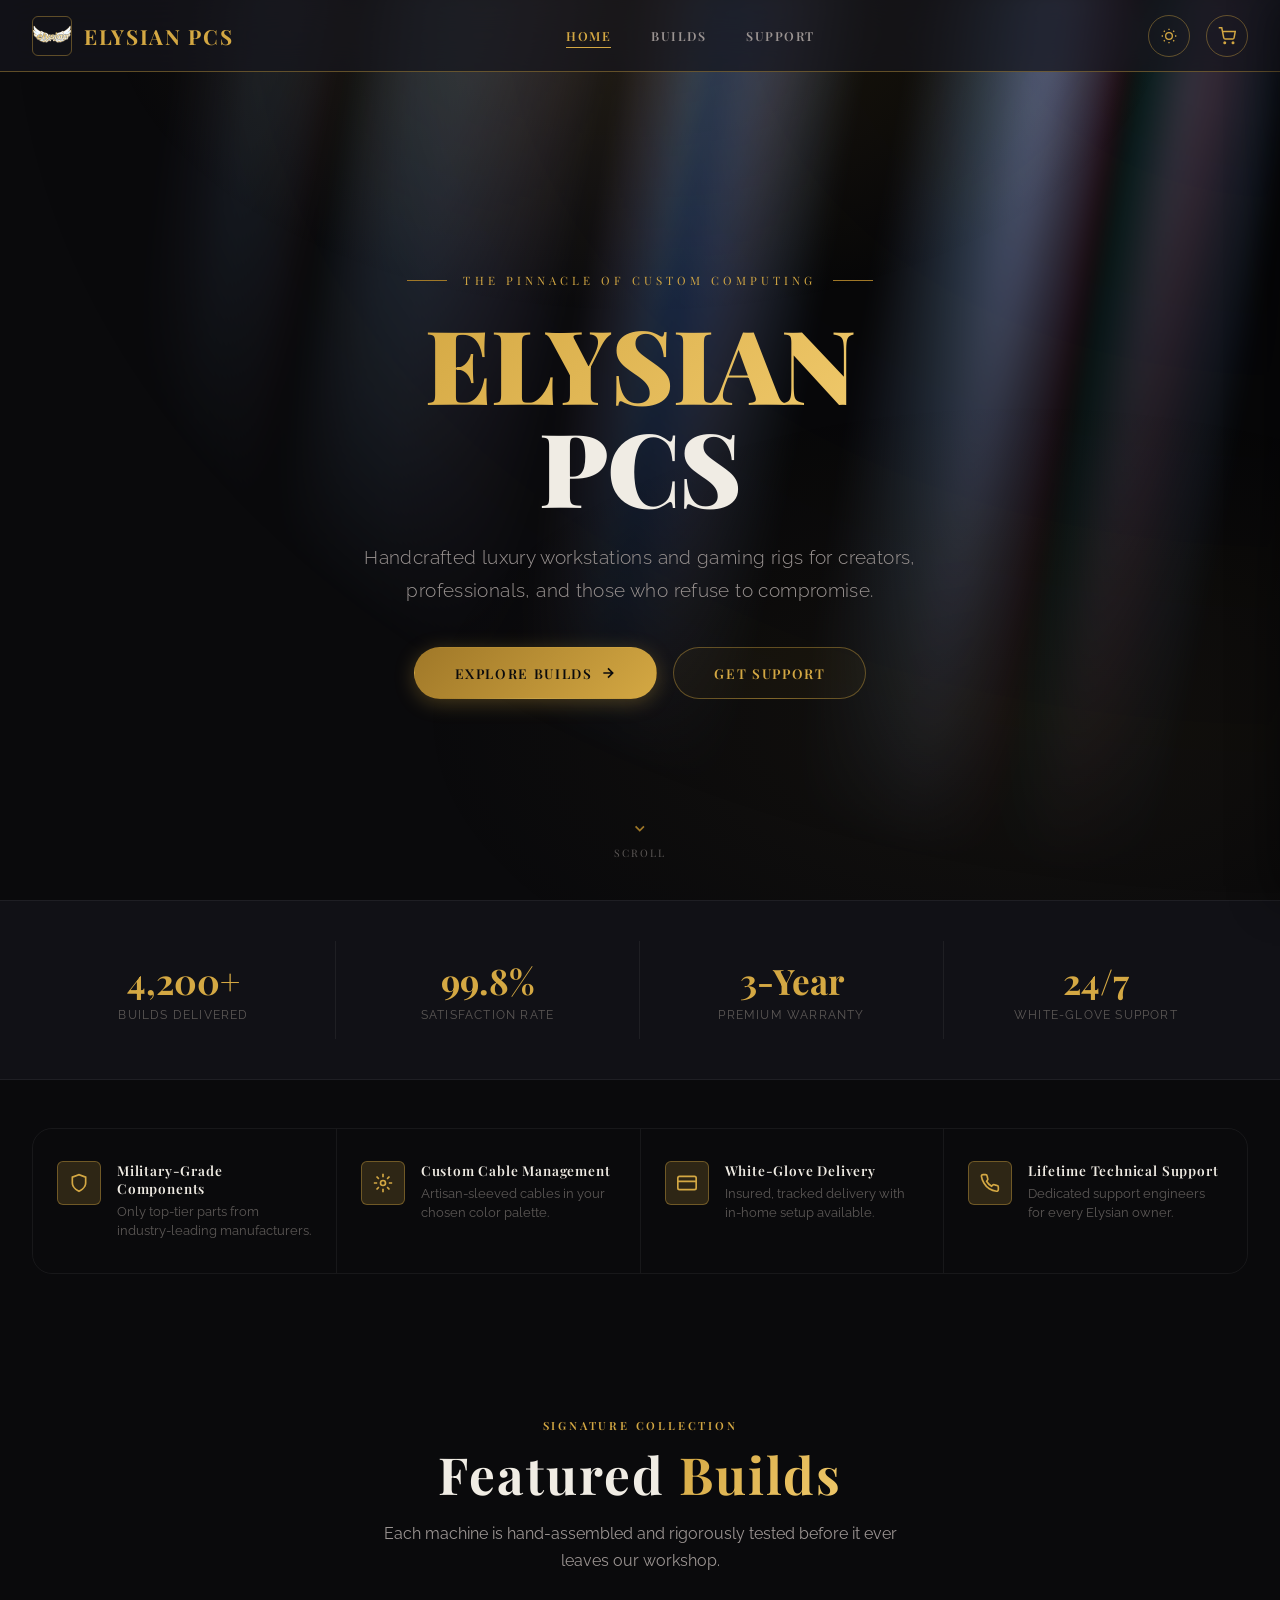
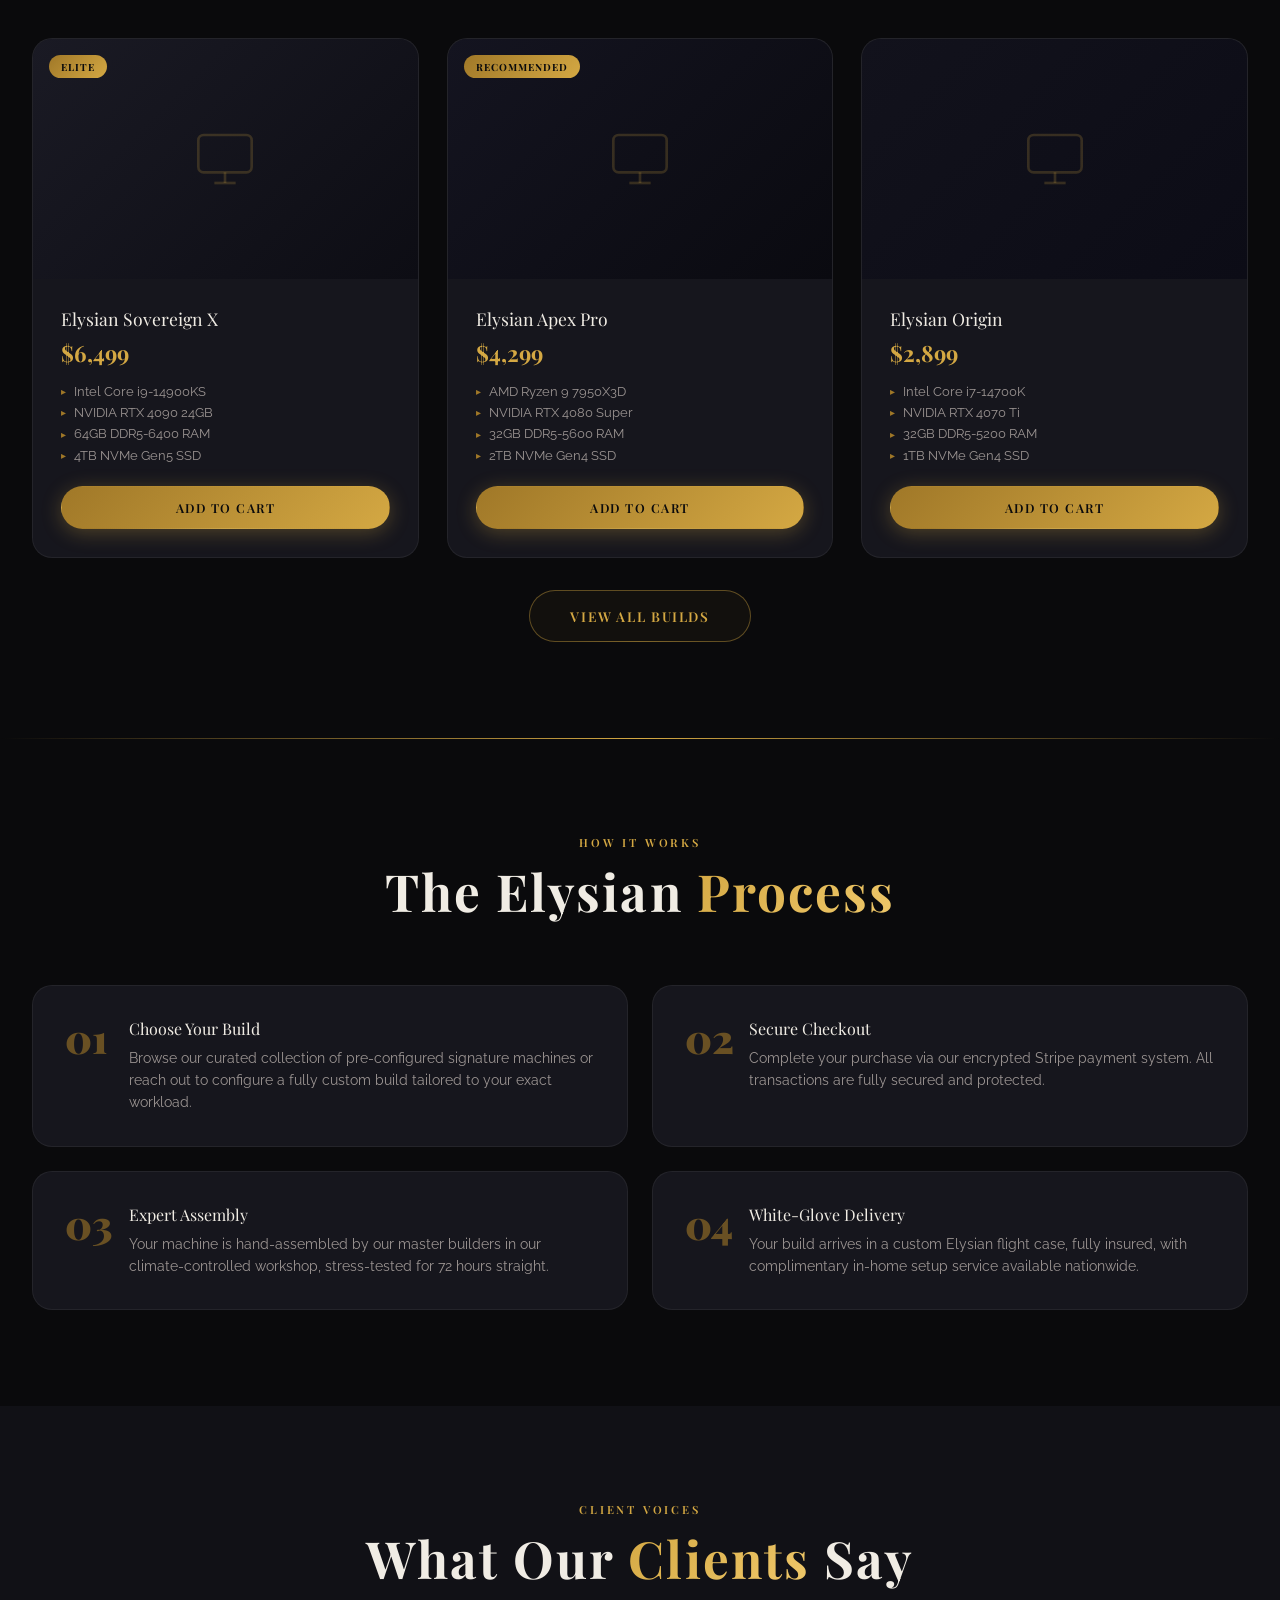
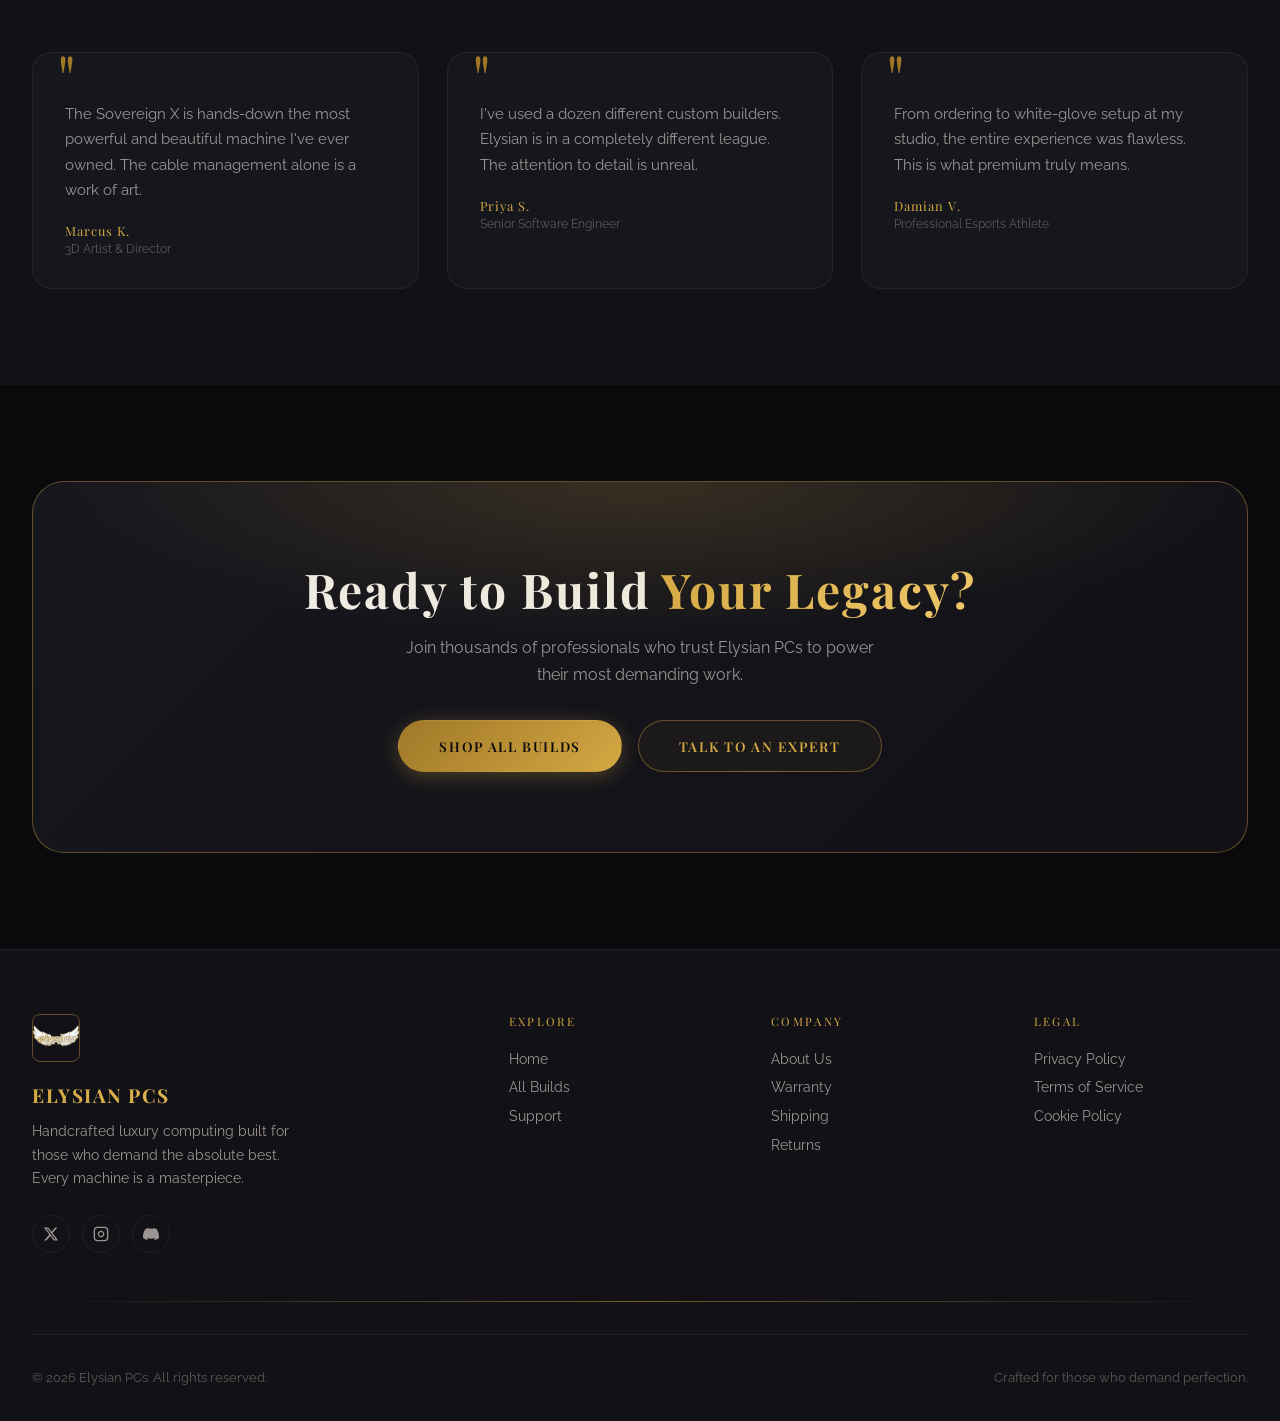
<file: files/index.html>
<!DOCTYPE html>
<html lang="en" data-theme="dark">
<head>
  <meta charset="UTF-8">
  <meta name="viewport" content="width=device-width, initial-scale=1.0">
  <meta name="description" content="Elysian PCs — Luxury custom computers built for those who demand the absolute best.">
  <title>Elysian PCs — Luxury Custom Computers</title>

  <!-- Fonts -->
  <link rel="preconnect" href="https://fonts.googleapis.com">
  <link rel="preconnect" href="https://fonts.gstatic.com" crossorigin>
  <link href="https://fonts.googleapis.com/css2?family=Playfair+Display:ital,wght@0,400;0,500;0,600;0,700;0,800;0,900;1,400;1,700&family=Raleway:ital,wght@0,300;0,400;0,500;0,600;0,700;0,800;1,300;1,400;1,500&display=swap" rel="stylesheet">

  <!-- Animate.css -->
  <link rel="stylesheet" href="https://cdnjs.cloudflare.com/ajax/libs/animate.css/4.1.1/animate.min.css">

  <!-- Styles -->
  <link rel="stylesheet" href="style.css">

  <style>
    /* ── Index-Specific Styles ── */
    .hero { padding-top: 72px; }

    /* Feature Strip */
    .feature-strip {
      display: flex;
      gap: 0;
    }
    .feature-item {
      flex: 1;
      padding: 2rem 1.5rem;
      border-right: 1px solid var(--border-subtle);
      display: flex;
      align-items: flex-start;
      gap: 1rem;
      transition: background var(--transition);
    }
    .feature-item:last-child { border-right: none; }
    .feature-item:hover { background: var(--bg-card); }
    .feature-icon {
      width: 44px; height: 44px;
      border-radius: var(--radius-sm);
      background: var(--gold-glow);
      border: 1px solid var(--border-gold);
      display: flex; align-items: center; justify-content: center;
      color: var(--gold-pure);
      flex-shrink: 0;
      font-size: 1.1rem;
    }
    .feature-title {
      font-family: var(--font-display);
      font-size: 0.85rem;
      font-weight: 600;
      letter-spacing: 0.06em;
      margin-bottom: 0.3rem;
    }
    .feature-text {
      font-size: 0.82rem;
      color: var(--text-muted);
      line-height: 1.5;
    }

    /* Featured Builds Preview */
    .builds-preview .pc-card { max-width: 100%; }

    /* Testimonials */
    .testimonial {
      background: var(--bg-card);
      border: 1px solid var(--border-subtle);
      border-radius: var(--radius-lg);
      padding: 2rem;
      position: relative;
      transition: all var(--transition);
    }
    .testimonial:hover { border-color: var(--border-gold); transform: translateY(-4px); }
    .testimonial::before {
      content: '"';
      position: absolute;
      top: -0.5rem; left: 1.5rem;
      font-family: var(--font-display);
      font-size: 4rem;
      color: var(--gold-dim);
      line-height: 1;
    }
    .testimonial-text {
      font-size: 0.93rem;
      color: var(--text-secondary);
      line-height: 1.7;
      margin-bottom: 1.25rem;
      padding-top: 1rem;
    }
    .testimonial-author {
      font-family: var(--font-display);
      font-size: 0.8rem;
      color: var(--gold-pure);
      letter-spacing: 0.08em;
    }
    .testimonial-role {
      font-size: 0.75rem;
      color: var(--text-muted);
      margin-top: 0.2rem;
    }

    /* CTA Banner */
    .cta-banner {
      background: linear-gradient(135deg, var(--bg-card) 0%, var(--bg-secondary) 100%);
      border: 1px solid var(--border-gold);
      border-radius: var(--radius-xl);
      padding: 5rem 4rem;
      text-align: center;
      position: relative;
      overflow: hidden;
    }
    .cta-banner::before {
      content: '';
      position: absolute;
      inset: 0;
      background: radial-gradient(ellipse 70% 60% at 50% 0%, var(--gold-glow) 0%, transparent 70%);
      pointer-events: none;
    }
    .cta-banner h2 { font-size: clamp(1.8rem, 4vw, 3rem); margin-bottom: 1rem; }
    .cta-banner p { color: var(--text-secondary); max-width: 500px; margin: 0 auto 2rem; }

    /* Process Steps */
    .process-step {
      display: flex;
      gap: 1.5rem;
      align-items: flex-start;
      padding: 2rem;
      background: var(--bg-card);
      border-radius: var(--radius-lg);
      border: 1px solid var(--border-subtle);
      transition: all var(--transition);
    }
    .process-step:hover { border-color: var(--border-gold); }
    .step-number {
      font-family: var(--font-display);
      font-size: 2.5rem;
      font-weight: 900;
      color: var(--gold-dim);
      line-height: 1;
      flex-shrink: 0;
      width: 2.5rem;
      opacity: 0.6;
    }
    .step-title {
      font-family: var(--font-display);
      font-size: 1rem;
      margin-bottom: 0.5rem;
    }
    .step-text { font-size: 0.87rem; color: var(--text-secondary); line-height: 1.6; }
  </style>
</head>
<body>

<!-- Injected Partials (nav, loader, cart, particles) -->
<div id="nav-slot"></div>

<div class="page-wrapper">

  <!-- ════════════════════════════════════
       HERO
       ════════════════════════════════════ -->
  <section class="hero">
    <div class="hero-bg-gradient"></div>
    <div class="hero-content animate__animated animate__fadeIn">
      <div class="hero-eyebrow">The Pinnacle of Custom Computing</div>
      <h1 class="hero-title">
        <span class="text-gold">ELYSIAN</span><br>PCS
      </h1>
      <p class="hero-subtitle">
        Handcrafted luxury workstations and gaming rigs for creators, professionals, and those who refuse to compromise.
      </p>
      <div class="hero-actions">
        <a href="builds.html" class="btn btn-primary btn-lg animate__animated animate__slideInUp animate__delay-1s">
          Explore Builds
          <svg width="16" height="16" viewBox="0 0 24 24" fill="none" stroke="currentColor" stroke-width="2.5"><path d="M5 12h14M12 5l7 7-7 7"/></svg>
        </a>
        <a href="support.html" class="btn btn-outline btn-lg animate__animated animate__slideInUp animate__delay-1s">
          Get Support
        </a>
      </div>
    </div>
    <div class="scroll-indicator">
      <svg width="20" height="20" viewBox="0 0 24 24" fill="none" stroke="currentColor" stroke-width="2">
        <path d="M7 10l5 5 5-5"/>
      </svg>
      Scroll
    </div>
  </section>

  <!-- ════════════════════════════════════
       STATS BAR
       ════════════════════════════════════ -->
  <div class="stats-bar reveal">
    <div class="container">
      <div class="stats-grid">
        <div class="stat-item">
          <span class="stat-number">4,200+</span>
          <span class="stat-label">Builds Delivered</span>
        </div>
        <div class="stat-item">
          <span class="stat-number">99.8%</span>
          <span class="stat-label">Satisfaction Rate</span>
        </div>
        <div class="stat-item">
          <span class="stat-number">3-Year</span>
          <span class="stat-label">Premium Warranty</span>
        </div>
        <div class="stat-item">
          <span class="stat-number">24/7</span>
          <span class="stat-label">White-Glove Support</span>
        </div>
      </div>
    </div>
  </div>

  <!-- ════════════════════════════════════
       FEATURE STRIP
       ════════════════════════════════════ -->
  <div class="container reveal" style="margin: 3rem auto;">
    <div class="feature-strip" style="border:1px solid var(--border-subtle); border-radius: var(--radius-lg); overflow:hidden;">
      <div class="feature-item">
        <div class="feature-icon">
          <svg width="20" height="20" viewBox="0 0 24 24" fill="none" stroke="currentColor" stroke-width="2"><path d="M12 22s8-4 8-10V5l-8-3-8 3v7c0 6 8 10 8 10z"/></svg>
        </div>
        <div>
          <div class="feature-title">Military-Grade Components</div>
          <div class="feature-text">Only top-tier parts from industry-leading manufacturers.</div>
        </div>
      </div>
      <div class="feature-item">
        <div class="feature-icon">
          <svg width="20" height="20" viewBox="0 0 24 24" fill="none" stroke="currentColor" stroke-width="2"><circle cx="12" cy="12" r="3"/><path d="M12 1v4M12 19v4M4.22 4.22l2.83 2.83M16.95 16.95l2.83 2.83M1 12h4M19 12h4M4.22 19.78l2.83-2.83M16.95 7.05l2.83-2.83"/></svg>
        </div>
        <div>
          <div class="feature-title">Custom Cable Management</div>
          <div class="feature-text">Artisan-sleeved cables in your chosen color palette.</div>
        </div>
      </div>
      <div class="feature-item">
        <div class="feature-icon">
          <svg width="20" height="20" viewBox="0 0 24 24" fill="none" stroke="currentColor" stroke-width="2"><rect x="1" y="4" width="22" height="16" rx="2" ry="2"/><line x1="1" y1="10" x2="23" y2="10"/></svg>
        </div>
        <div>
          <div class="feature-title">White-Glove Delivery</div>
          <div class="feature-text">Insured, tracked delivery with in-home setup available.</div>
        </div>
      </div>
      <div class="feature-item">
        <div class="feature-icon">
          <svg width="20" height="20" viewBox="0 0 24 24" fill="none" stroke="currentColor" stroke-width="2"><path d="M22 16.92v3a2 2 0 0 1-2.18 2 19.79 19.79 0 0 1-8.63-3.07A19.5 19.5 0 0 1 4.69 12 19.79 19.79 0 0 1 1.61 3.56 2 2 0 0 1 3.58 2h3a2 2 0 0 1 2 1.72c.127.96.361 1.903.7 2.81a2 2 0 0 1-.45 2.11L7.91 9.91a16 16 0 0 0 6 6l1.27-1.27a2 2 0 0 1 2.11-.45c.907.339 1.85.573 2.81.7A2 2 0 0 1 22 16.92z"/></svg>
        </div>
        <div>
          <div class="feature-title">Lifetime Technical Support</div>
          <div class="feature-text">Dedicated support engineers for every Elysian owner.</div>
        </div>
      </div>
    </div>
  </div>

  <!-- ════════════════════════════════════
       FEATURED BUILDS
       ════════════════════════════════════ -->
  <section class="section builds-preview">
    <div class="container">
      <div class="section-header reveal">
        <span class="section-eyebrow">Signature Collection</span>
        <h2 class="section-title">Featured <span class="text-gold">Builds</span></h2>
        <p class="section-subtitle">Each machine is hand-assembled and rigorously tested before it ever leaves our workshop.</p>
      </div>

      <div class="grid-3" id="featured-builds-grid">
        <!-- Placeholder cards until KV data loads -->
        <div class="card pc-card reveal delay-1">
          <div style="width:100%;height:240px;background:linear-gradient(135deg,#1a1a24,#0d0d14);display:flex;align-items:center;justify-content:center;">
            <svg width="64" height="64" viewBox="0 0 24 24" fill="none" stroke="rgba(212,168,67,0.2)" stroke-width="1"><rect x="2" y="3" width="20" height="14" rx="2"/><line x1="8" y1="21" x2="16" y2="21"/><line x1="12" y1="17" x2="12" y2="21"/></svg>
          </div>
          <div class="pc-card-badge">Elite</div>
          <div class="card-body">
            <div class="pc-card-title">Elysian Sovereign X</div>
            <div class="pc-card-price">$6,499</div>
            <ul class="pc-card-specs">
              <li>Intel Core i9-14900KS</li>
              <li>NVIDIA RTX 4090 24GB</li>
              <li>64GB DDR5-6400 RAM</li>
              <li>4TB NVMe Gen5 SSD</li>
            </ul>
            <button class="btn btn-primary btn-full" onclick="Cart.add({id:'sovereign-x',name:'Elysian Sovereign X',price:6499})">
              Add to Cart
            </button>
          </div>
        </div>

        <div class="card pc-card reveal delay-2">
          <div style="width:100%;height:240px;background:linear-gradient(135deg,#141420,#0a0a10);display:flex;align-items:center;justify-content:center;">
            <svg width="64" height="64" viewBox="0 0 24 24" fill="none" stroke="rgba(212,168,67,0.2)" stroke-width="1"><rect x="2" y="3" width="20" height="14" rx="2"/><line x1="8" y1="21" x2="16" y2="21"/><line x1="12" y1="17" x2="12" y2="21"/></svg>
          </div>
          <div class="pc-card-badge">Recommended</div>
          <div class="card-body">
            <div class="pc-card-title">Elysian Apex Pro</div>
            <div class="pc-card-price">$4,299</div>
            <ul class="pc-card-specs">
              <li>AMD Ryzen 9 7950X3D</li>
              <li>NVIDIA RTX 4080 Super</li>
              <li>32GB DDR5-5600 RAM</li>
              <li>2TB NVMe Gen4 SSD</li>
            </ul>
            <button class="btn btn-primary btn-full" onclick="Cart.add({id:'apex-pro',name:'Elysian Apex Pro',price:4299})">
              Add to Cart
            </button>
          </div>
        </div>

        <div class="card pc-card reveal delay-3">
          <div style="width:100%;height:240px;background:linear-gradient(135deg,#12121c,#0c0c16);display:flex;align-items:center;justify-content:center;">
            <svg width="64" height="64" viewBox="0 0 24 24" fill="none" stroke="rgba(212,168,67,0.2)" stroke-width="1"><rect x="2" y="3" width="20" height="14" rx="2"/><line x1="8" y1="21" x2="16" y2="21"/><line x1="12" y1="17" x2="12" y2="21"/></svg>
          </div>
          <div class="card-body">
            <div class="pc-card-title">Elysian Origin</div>
            <div class="pc-card-price">$2,899</div>
            <ul class="pc-card-specs">
              <li>Intel Core i7-14700K</li>
              <li>NVIDIA RTX 4070 Ti</li>
              <li>32GB DDR5-5200 RAM</li>
              <li>1TB NVMe Gen4 SSD</li>
            </ul>
            <button class="btn btn-primary btn-full" onclick="Cart.add({id:'origin',name:'Elysian Origin',price:2899})">
              Add to Cart
            </button>
          </div>
        </div>
      </div>

      <div class="text-center mt-4 reveal">
        <a href="builds.html" class="btn btn-outline btn-lg">View All Builds</a>
      </div>
    </div>
  </section>

  <div class="gold-divider container reveal"></div>

  <!-- ════════════════════════════════════
       PROCESS
       ════════════════════════════════════ -->
  <section class="section">
    <div class="container">
      <div class="section-header reveal">
        <span class="section-eyebrow">How It Works</span>
        <h2 class="section-title">The Elysian <span class="text-gold">Process</span></h2>
      </div>
      <div class="grid-2" style="gap:1.5rem;">
        <div class="process-step reveal delay-1">
          <div class="step-number">01</div>
          <div>
            <div class="step-title">Choose Your Build</div>
            <div class="step-text">Browse our curated collection of pre-configured signature machines or reach out to configure a fully custom build tailored to your exact workload.</div>
          </div>
        </div>
        <div class="process-step reveal delay-2">
          <div class="step-number">02</div>
          <div>
            <div class="step-title">Secure Checkout</div>
            <div class="step-text">Complete your purchase via our encrypted Stripe payment system. All transactions are fully secured and protected.</div>
          </div>
        </div>
        <div class="process-step reveal delay-3">
          <div class="step-number">03</div>
          <div>
            <div class="step-title">Expert Assembly</div>
            <div class="step-text">Your machine is hand-assembled by our master builders in our climate-controlled workshop, stress-tested for 72 hours straight.</div>
          </div>
        </div>
        <div class="process-step reveal delay-4">
          <div class="step-number">04</div>
          <div>
            <div class="step-title">White-Glove Delivery</div>
            <div class="step-text">Your build arrives in a custom Elysian flight case, fully insured, with complimentary in-home setup service available nationwide.</div>
          </div>
        </div>
      </div>
    </div>
  </section>

  <!-- ════════════════════════════════════
       TESTIMONIALS
       ════════════════════════════════════ -->
  <section class="section" style="background: var(--bg-secondary);">
    <div class="container">
      <div class="section-header reveal">
        <span class="section-eyebrow">Client Voices</span>
        <h2 class="section-title">What Our <span class="text-gold">Clients</span> Say</h2>
      </div>
      <div class="grid-3">
        <div class="testimonial reveal delay-1">
          <p class="testimonial-text">The Sovereign X is hands-down the most powerful and beautiful machine I've ever owned. The cable management alone is a work of art.</p>
          <div class="testimonial-author">Marcus K.</div>
          <div class="testimonial-role">3D Artist & Director</div>
        </div>
        <div class="testimonial reveal delay-2">
          <p class="testimonial-text">I've used a dozen different custom builders. Elysian is in a completely different league. The attention to detail is unreal.</p>
          <div class="testimonial-author">Priya S.</div>
          <div class="testimonial-role">Senior Software Engineer</div>
        </div>
        <div class="testimonial reveal delay-3">
          <p class="testimonial-text">From ordering to white-glove setup at my studio, the entire experience was flawless. This is what premium truly means.</p>
          <div class="testimonial-author">Damian V.</div>
          <div class="testimonial-role">Professional Esports Athlete</div>
        </div>
      </div>
    </div>
  </section>

  <!-- ════════════════════════════════════
       CTA BANNER
       ════════════════════════════════════ -->
  <section class="section">
    <div class="container reveal">
      <div class="cta-banner">
        <h2>Ready to Build <span class="text-gold">Your Legacy?</span></h2>
        <p>Join thousands of professionals who trust Elysian PCs to power their most demanding work.</p>
        <div class="hero-actions">
          <a href="builds.html" class="btn btn-primary btn-lg">Shop All Builds</a>
          <a href="support.html" class="btn btn-outline btn-lg">Talk to an Expert</a>
        </div>
      </div>
    </div>
  </section>

</div><!-- /page-wrapper -->

<!-- Footer -->
<div id="footer-slot"></div>

<!-- Scripts -->
<script src="partials.js"></script>
<script src="main.js"></script>
</body>
</html>
</file>
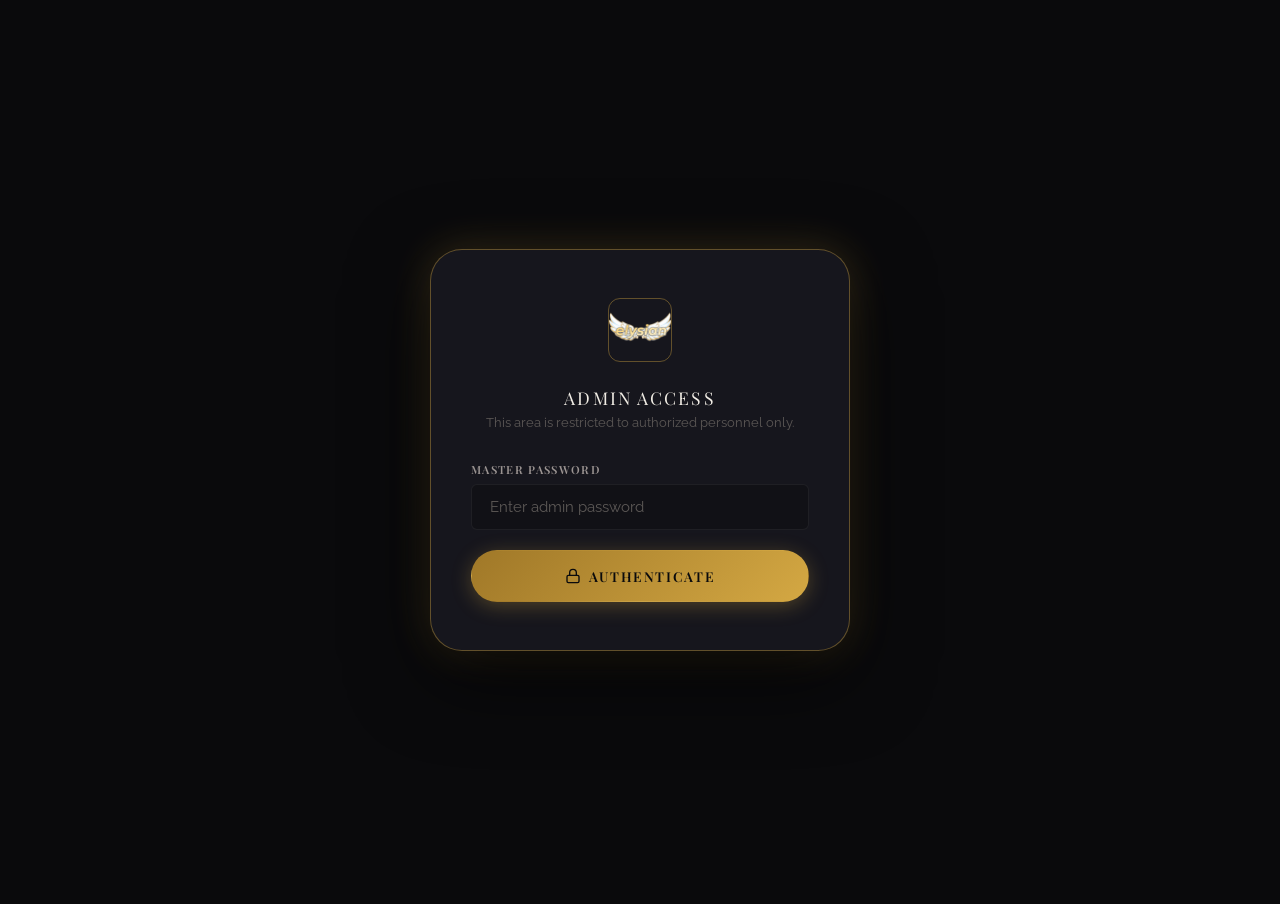
<file: files/admin.html>
<!DOCTYPE html>
<html lang="en" data-theme="dark">
<head>
  <meta charset="UTF-8">
  <meta name="viewport" content="width=device-width, initial-scale=1.0">
  <title>Admin Dashboard — Elysian PCs</title>
  <link rel="preconnect" href="https://fonts.googleapis.com">
  <link rel="preconnect" href="https://fonts.gstatic.com" crossorigin>
  <link href="https://fonts.googleapis.com/css2?family=Playfair+Display:ital,wght@0,400;0,500;0,600;0,700;0,800;0,900;1,400;1,700&family=Raleway:ital,wght@0,300;0,400;0,500;0,600;0,700;0,800;1,300;1,400;1,500&display=swap" rel="stylesheet">
  <link rel="stylesheet" href="style.css">
  <style>
    /* ── page lock until auth ── */
    body { overflow: hidden; }
    body.unlocked { overflow: auto; }

    /* ════════════════════════════════
       AUTH GATE
    ════════════════════════════════ */
    #auth-gate {
      position: fixed; inset: 0;
      background: var(--bg-primary);
      z-index: 9000;
      display: flex;
      align-items: center;
      justify-content: center;
    }
    .auth-card {
      background: var(--bg-card);
      border: 1px solid var(--border-gold);
      border-radius: var(--radius-xl);
      padding: 3rem 2.5rem;
      width: 100%; max-width: 420px;
      text-align: center;
      box-shadow: var(--shadow-deep), var(--shadow-gold);
    }
    .auth-logo {
      width: 64px; height: 64px;
      border-radius: 12px;
      border: 1px solid var(--border-gold);
      object-fit: contain;
      margin: 0 auto 1.5rem;
      display: block;
    }
    .auth-title {
      font-family: var(--font-display);
      font-size: 1.1rem;
      letter-spacing: 0.1em;
      text-transform: uppercase;
      margin-bottom: 0.4rem;
    }
    .auth-subtitle { font-size: 0.82rem; color: var(--text-muted); margin-bottom: 2rem; }
    #auth-error { display:none; color: var(--accent-red); font-size: 0.82rem; margin-top: 0.75rem; }

    /* ════════════════════════════════
       ADMIN SHELL — sidebar + content
    ════════════════════════════════ */
    #admin-panel { display: none; }
    #admin-panel.visible { display: flex; min-height: 100vh; }

    /* ── Sidebar ── */
    #admin-sidebar {
      position: sticky;
      top: 0;
      height: 100vh;
      flex-shrink: 0;
      width: 240px;
      background: var(--bg-secondary);
      border-right: 1px solid var(--border-gold);
      display: flex;
      flex-direction: column;
      transition: width 0.3s cubic-bezier(0.23,1,0.32,1);
      overflow: hidden;
      z-index: 50;
    }
    #admin-sidebar.collapsed { width: 60px; }

    .sidebar-brand {
      padding: 1.25rem 1rem;
      border-bottom: 1px solid var(--border-subtle);
      display: flex;
      align-items: center;
      gap: 0.75rem;
      min-height: 68px;
      flex-shrink: 0;
    }
    .sidebar-brand img {
      width: 36px; height: 36px;
      border-radius: 8px;
      border: 1px solid var(--border-gold);
      object-fit: contain;
      flex-shrink: 0;
    }
    .sidebar-brand-text {
      overflow: hidden;
      white-space: nowrap;
      transition: opacity 0.2s ease, width 0.3s ease;
    }
    .sidebar-brand-name {
      font-family: var(--font-display);
      font-size: 0.9rem;
      font-weight: 700;
      color: var(--gold-pure);
      letter-spacing: 0.06em;
      display: block;
    }
    .sidebar-brand-sub {
      font-size: 0.7rem;
      color: var(--text-muted);
      display: block;
      margin-top: 1px;
    }
    #admin-sidebar.collapsed .sidebar-brand-text { opacity: 0; width: 0; }

    /* Nav items */
    .sidebar-nav {
      flex: 1;
      padding: 0.75rem 0.5rem;
      display: flex;
      flex-direction: column;
      gap: 2px;
      overflow-y: auto;
      overflow-x: hidden;
    }

    .sidebar-section-label {
      font-family: var(--font-display);
      font-size: 0.6rem;
      letter-spacing: 0.2em;
      text-transform: uppercase;
      color: var(--text-muted);
      padding: 0.75rem 0.75rem 0.3rem;
      white-space: nowrap;
      overflow: hidden;
      transition: opacity 0.2s;
    }
    #admin-sidebar.collapsed .sidebar-section-label { opacity: 0; }

    .sidebar-item {
      display: flex;
      align-items: center;
      gap: 0.75rem;
      padding: 0.6rem 0.75rem;
      border-radius: var(--radius-md);
      cursor: pointer;
      border: none;
      background: transparent;
      color: var(--text-secondary);
      font-family: var(--font-body);
      font-size: 0.85rem;
      font-weight: 500;
      width: 100%;
      text-align: left;
      transition: all 0.18s ease;
      position: relative;
      white-space: nowrap;
      text-decoration: none;
    }
    .sidebar-item:hover {
      background: var(--bg-card);
      color: var(--text-primary);
    }
    .sidebar-item.active {
      background: var(--gold-glow);
      color: var(--gold-pure);
      border-left: 2px solid var(--gold-pure);
    }
    .sidebar-item svg { flex-shrink: 0; width: 16px; height: 16px; }
    .sidebar-item-label {
      overflow: hidden;
      white-space: nowrap;
      transition: opacity 0.2s ease, width 0.3s ease;
    }
    #admin-sidebar.collapsed .sidebar-item-label { opacity: 0; width: 0; }

    .sidebar-notif {
      margin-left: auto;
      background: var(--gold-pure);
      color: var(--bg-primary);
      border-radius: 100px;
      font-size: 0.6rem;
      font-weight: 700;
      padding: 0.1rem 0.4rem;
      flex-shrink: 0;
      transition: opacity 0.2s;
    }
    #admin-sidebar.collapsed .sidebar-notif { opacity: 0; width: 0; overflow: hidden; padding: 0; }

    /* Tooltip on collapsed */
    #admin-sidebar.collapsed .sidebar-item:hover::after {
      content: attr(data-label);
      position: absolute;
      left: calc(100% + 10px);
      top: 50%;
      transform: translateY(-50%);
      background: var(--bg-card);
      border: 1px solid var(--border-gold);
      color: var(--text-primary);
      font-size: 0.75rem;
      padding: 0.3rem 0.7rem;
      border-radius: 6px;
      white-space: nowrap;
      z-index: 200;
      pointer-events: none;
      box-shadow: var(--shadow-card);
    }

    /* Toggle collapse button */
    .sidebar-toggle {
      border-top: 1px solid var(--border-subtle);
      padding: 0.75rem 0.5rem;
      flex-shrink: 0;
    }
    .sidebar-toggle button {
      display: flex;
      align-items: center;
      gap: 0.75rem;
      width: 100%;
      padding: 0.6rem 0.75rem;
      border-radius: var(--radius-md);
      border: none;
      background: transparent;
      color: var(--text-muted);
      cursor: pointer;
      font-size: 0.85rem;
      font-family: var(--font-body);
      transition: all 0.18s ease;
      white-space: nowrap;
    }
    .sidebar-toggle button:hover { background: var(--bg-card); color: var(--text-primary); }
    .sidebar-toggle svg {
      flex-shrink: 0;
      transition: transform 0.3s ease;
    }
    #admin-sidebar.collapsed .sidebar-toggle svg { transform: rotate(180deg); }
    .sidebar-toggle-label {
      transition: opacity 0.2s ease;
    }
    #admin-sidebar.collapsed .sidebar-toggle-label { opacity: 0; width: 0; overflow: hidden; }

    /* ── Main Content ── */
    #admin-main {
      flex: 1;
      min-width: 0;
      display: flex;
      flex-direction: column;
    }

    /* Top bar */
    .admin-topbar {
      background: var(--bg-secondary);
      border-bottom: 1px solid var(--border-subtle);
      padding: 0.85rem 2rem;
      display: flex;
      align-items: center;
      justify-content: space-between;
      position: sticky;
      top: 0;
      z-index: 40;
    }
    .admin-topbar-title {
      font-family: var(--font-display);
      font-size: 1.1rem;
      font-weight: 700;
    }
    .admin-topbar-title span { color: var(--gold-pure); }
    .admin-topbar-actions { display: flex; align-items: center; gap: 0.75rem; }
    .admin-badge {
      background: var(--gold-glow);
      border: 1px solid var(--border-gold);
      color: var(--gold-pure);
      font-size: 0.62rem;
      letter-spacing: 0.15em;
      text-transform: uppercase;
      padding: 0.25rem 0.75rem;
      border-radius: 100px;
      font-family: var(--font-display);
    }

    /* Content area panels — show/hide by active nav */
    .admin-view { display: none; padding: 2rem; }
    .admin-view.active { display: block; }

    /* ── Stats row ── */
    .admin-stats {
      display: grid;
      grid-template-columns: repeat(4, 1fr);
      gap: 1.25rem;
      margin-bottom: 2rem;
    }
    .stat-card {
      background: var(--bg-card);
      border: 1px solid var(--border-subtle);
      border-radius: var(--radius-lg);
      padding: 1.5rem;
      transition: all var(--transition);
    }
    .stat-card:hover { border-color: var(--border-gold); }
    .stat-card-icon {
      width: 36px; height: 36px;
      border-radius: var(--radius-sm);
      display: flex; align-items: center; justify-content: center;
      margin-bottom: 1rem;
    }
    .stat-card-label {
      font-size: 0.75rem;
      color: var(--text-muted);
      margin-bottom: 0.3rem;
      text-transform: uppercase;
      letter-spacing: 0.08em;
    }
    .stat-card-value {
      font-family: var(--font-display);
      font-size: 1.9rem;
      font-weight: 700;
      color: var(--gold-pure);
    }
    .stat-card-sub { font-size: 0.75rem; color: var(--text-muted); margin-top: 0.2rem; }

    /* ── PC Editor table ── */
    .admin-section-header {
      display: flex; align-items: center; justify-content: space-between;
      margin-bottom: 1.25rem;
    }
    .admin-section-title {
      font-family: var(--font-display);
      font-size: 1rem; letter-spacing: 0.06em;
    }
    .pc-edit-table {
      width: 100%; border-collapse: collapse;
      background: var(--bg-card);
      border: 1px solid var(--border-subtle);
      border-radius: var(--radius-lg);
      overflow: hidden;
    }
    .pc-edit-table th {
      background: var(--bg-secondary);
      padding: 0.9rem 1.25rem;
      font-size: 0.67rem;
      letter-spacing: 0.15em;
      text-transform: uppercase;
      color: var(--text-muted);
      text-align: left;
      border-bottom: 1px solid var(--border-subtle);
      font-family: var(--font-display);
    }
    .pc-edit-table td {
      padding: 0.9rem 1.25rem;
      border-bottom: 1px solid var(--border-subtle);
      vertical-align: middle;
    }
    .pc-edit-table tr:last-child td { border-bottom: none; }
    .pc-edit-table tr:hover td { background: rgba(255,255,255,0.02); }
    .inline-input {
      background: var(--bg-secondary);
      border: 1px solid var(--border-subtle);
      border-radius: var(--radius-sm);
      color: var(--text-primary);
      font-family: var(--font-body);
      font-size: 0.85rem;
      padding: 0.45rem 0.7rem;
      width: 100%;
      outline: none;
      transition: border-color var(--transition);
    }
    .inline-input:focus { border-color: var(--gold-pure); }

    /* ── Activity feed ── */
    .activity-item {
      display: flex; gap: 1rem; align-items: flex-start;
      padding: 0.85rem 1rem;
      border-radius: var(--radius-md);
      transition: background var(--transition);
    }
    .activity-item:hover { background: var(--bg-secondary); }
    .activity-icon {
      width: 36px; height: 36px; flex-shrink: 0;
      border-radius: var(--radius-sm);
      display: flex; align-items: center; justify-content: center;
    }
    .activity-title { font-size: 0.85rem; font-weight: 600; color: var(--text-primary); }
    .activity-desc { font-size: 0.77rem; color: var(--text-muted); margin-top: 1px; }
    .activity-time { font-size: 0.72rem; color: var(--text-muted); margin-left: auto; white-space: nowrap; }

    /* ── Progress bars ── */
    .progress-row { margin-bottom: 1rem; }
    .progress-label { display: flex; justify-content: space-between; font-size: 0.82rem; color: var(--text-secondary); margin-bottom: 0.4rem; }
    .progress-track {
      height: 6px; border-radius: 3px;
      background: var(--bg-primary);
      overflow: hidden;
    }
    .progress-fill { height: 100%; border-radius: 3px; transition: width 0.8s var(--ease-gold); }

    /* ── Spec modal ── */
    .spec-editor-grid {
      display: grid; grid-template-columns: 1fr 1fr;
      gap: 0.75rem; max-height: 380px;
      overflow-y: auto; padding-right: 0.4rem;
    }

    /* ── Save banner ── */
    #save-banner {
      position: fixed; bottom: 2rem; left: 50%;
      transform: translateX(-50%);
      background: var(--bg-card);
      border: 1px solid var(--border-gold);
      border-radius: var(--radius-md);
      padding: 1rem 1.75rem;
      display: none; align-items: center; gap: 1.5rem;
      box-shadow: var(--shadow-deep), var(--shadow-gold);
      z-index: 500; min-width: 320px;
    }
    #save-banner.visible { display: flex; }
    .save-banner-text { font-size: 0.85rem; color: var(--text-secondary); }
    .save-banner-text strong { display: block; color: var(--text-primary); font-family: var(--font-display); font-size: 0.8rem; margin-bottom: 1px; }

    /* ── Quick links panel ── */
    .quick-links { display: grid; grid-template-columns: repeat(3,1fr); gap: 1rem; margin-top: 2rem; }
    .quick-link-card {
      background: var(--bg-card);
      border: 1px solid var(--border-subtle);
      border-radius: var(--radius-lg);
      padding: 1.25rem;
      display: block; text-decoration: none;
      transition: all var(--transition);
    }
    .quick-link-card:hover { border-color: var(--border-gold); transform: translateY(-2px); }
    .quick-link-label { font-size: 0.68rem; color: var(--text-muted); text-transform: uppercase; letter-spacing: 0.1em; margin-bottom: 0.3rem; }
    .quick-link-title { font-family: var(--font-display); font-size: 1rem; color: var(--text-primary); }

    /* responsive */
    @media (max-width: 900px) {
      .admin-stats { grid-template-columns: 1fr 1fr; }
      .quick-links { grid-template-columns: 1fr 1fr; }
    }
    @media (max-width: 600px) {
      .admin-stats { grid-template-columns: 1fr; }
      .quick-links { grid-template-columns: 1fr; }
      .admin-view { padding: 1.25rem; }
    }
  </style>
</head>
<body>

<!-- Aurora BG -->
<div id="aurora-bg" aria-hidden="true"><div id="aurora-layer"></div></div>

<!-- ════════════════ AUTH GATE ════════════════ -->
<div id="auth-gate">
  <div class="auth-card scale-in">
    <img src="assets/logo.jpg" alt="Elysian PCs" class="auth-logo" onerror="this.style.display='none'">
    <div class="auth-title">Admin Access</div>
    <div class="auth-subtitle">Restricted to authorised personnel only.</div>
    <div class="form-group" style="text-align:left;">
      <label class="form-label" for="admin-pw">Master Password</label>
      <input type="password" id="admin-pw" class="form-control" placeholder="Enter admin password"
             onkeydown="if(event.key==='Enter') authenticate()">
    </div>
    <button class="btn btn-primary btn-full btn-lg" onclick="authenticate()">
      <svg width="15" height="15" viewBox="0 0 24 24" fill="none" stroke="currentColor" stroke-width="2"><rect x="3" y="11" width="18" height="11" rx="2"/><path d="M7 11V7a5 5 0 0 1 10 0v4"/></svg>
      Authenticate
    </button>
    <div id="auth-error">⚠ Incorrect password. Please try again.</div>
  </div>
</div>

<!-- ════════════════ ADMIN PANEL ════════════════ -->
<div id="admin-panel">

  <!-- ── Collapsible Sidebar ── -->
  <nav id="admin-sidebar">

    <!-- Brand -->
    <div class="sidebar-brand">
      <img src="assets/logo.jpg" alt="Elysian PCs" onerror="this.style.display='none'">
      <div class="sidebar-brand-text">
        <span class="sidebar-brand-name">ELYSIAN PCS</span>
        <span class="sidebar-brand-sub">Admin Panel</span>
      </div>
    </div>

    <!-- Nav -->
    <div class="sidebar-nav">

      <div class="sidebar-section-label">Main</div>

      <button class="sidebar-item active" data-view="dashboard" data-label="Dashboard" onclick="switchView('dashboard',this)">
        <svg viewBox="0 0 24 24" fill="none" stroke="currentColor" stroke-width="2"><rect x="3" y="3" width="7" height="7"/><rect x="14" y="3" width="7" height="7"/><rect x="14" y="14" width="7" height="7"/><rect x="3" y="14" width="7" height="7"/></svg>
        <span class="sidebar-item-label">Dashboard</span>
      </button>

      <button class="sidebar-item" data-view="catalog" data-label="Catalog Editor" onclick="switchView('catalog',this)">
        <svg viewBox="0 0 24 24" fill="none" stroke="currentColor" stroke-width="2"><rect x="2" y="3" width="20" height="14" rx="2"/><line x1="8" y1="21" x2="16" y2="21"/><line x1="12" y1="17" x2="12" y2="21"/></svg>
        <span class="sidebar-item-label">Catalog Editor</span>
        <span class="sidebar-notif" id="notif-unsaved" style="display:none;">!</span>
      </button>

      <button class="sidebar-item" data-view="analytics" data-label="Analytics" onclick="switchView('analytics',this)">
        <svg viewBox="0 0 24 24" fill="none" stroke="currentColor" stroke-width="2"><line x1="18" y1="20" x2="18" y2="10"/><line x1="12" y1="20" x2="12" y2="4"/><line x1="6" y1="20" x2="6" y2="14"/></svg>
        <span class="sidebar-item-label">Analytics</span>
      </button>

      <div class="sidebar-section-label">Site</div>

      <a href="index.html" target="_blank" class="sidebar-item" data-label="View Home">
        <svg viewBox="0 0 24 24" fill="none" stroke="currentColor" stroke-width="2"><path d="M3 9l9-7 9 7v11a2 2 0 0 1-2 2H5a2 2 0 0 1-2-2z"/><polyline points="9 22 9 12 15 12 15 22"/></svg>
        <span class="sidebar-item-label">View Home</span>
      </a>

      <a href="builds.html" target="_blank" class="sidebar-item" data-label="View Builds">
        <svg viewBox="0 0 24 24" fill="none" stroke="currentColor" stroke-width="2"><path d="M6 2L3 6v14a2 2 0 0 0 2 2h14a2 2 0 0 0 2-2V6l-3-4z"/><line x1="3" y1="6" x2="21" y2="6"/><path d="M16 10a4 4 0 0 1-8 0"/></svg>
        <span class="sidebar-item-label">View Builds</span>
      </a>

      <a href="support.html" target="_blank" class="sidebar-item" data-label="View Support">
        <svg viewBox="0 0 24 24" fill="none" stroke="currentColor" stroke-width="2"><path d="M22 16.92v3a2 2 0 0 1-2.18 2A19.79 19.79 0 0 1 11.37 19 19.5 19.5 0 0 1 5 12.69 19.79 19.79 0 0 1 2.08 4.18 2 2 0 0 1 4.07 2h3a2 2 0 0 1 2 1.72c.127.96.361 1.903.7 2.81a2 2 0 0 1-.45 2.11L8.09 9.91a16 16 0 0 0 6 6l1.27-1.27a2 2 0 0 1 2.11-.45c.907.339 1.85.573 2.81.7A2 2 0 0 1 22 16.92z"/></svg>
        <span class="sidebar-item-label">View Support</span>
      </a>

      <div class="sidebar-section-label">Account</div>

      <button class="sidebar-item" data-label="Sign Out" onclick="signOut()">
        <svg viewBox="0 0 24 24" fill="none" stroke="currentColor" stroke-width="2"><path d="M9 21H5a2 2 0 0 1-2-2V5a2 2 0 0 1 2-2h4"/><polyline points="16 17 21 12 16 7"/><line x1="21" y1="12" x2="9" y2="12"/></svg>
        <span class="sidebar-item-label">Sign Out</span>
      </button>

    </div>

    <!-- Collapse toggle -->
    <div class="sidebar-toggle">
      <button onclick="toggleSidebar()" aria-label="Toggle sidebar">
        <svg width="16" height="16" viewBox="0 0 24 24" fill="none" stroke="currentColor" stroke-width="2.5">
          <polyline points="15 18 9 12 15 6"/>
          <polyline points="21 18 15 12 21 6"/>
        </svg>
        <span class="sidebar-toggle-label">Collapse</span>
      </button>
    </div>

  </nav>

  <!-- ── Main area ── -->
  <div id="admin-main">

    <!-- Top bar -->
    <div class="admin-topbar">
      <div class="admin-topbar-title" id="topbar-title">
        <span class="text-gold">Dashboard</span>
      </div>
      <div class="admin-topbar-actions">
        <span class="admin-badge">Global Dashboard</span>
        <button class="theme-toggle" aria-label="Toggle theme"></button>
      </div>
    </div>

    <!-- ══ VIEW: DASHBOARD ══ -->
    <div class="admin-view active" id="view-dashboard">

      <!-- Stats -->
      <div class="admin-stats">
        <div class="stat-card">
          <div class="stat-card-icon" style="background:rgba(212,168,67,0.1);">
            <svg width="18" height="18" viewBox="0 0 24 24" fill="none" stroke="var(--gold-pure)" stroke-width="2"><rect x="2" y="3" width="20" height="14" rx="2"/></svg>
          </div>
          <div class="stat-card-label">Total Builds</div>
          <div class="stat-card-value" id="stat-builds">6</div>
          <div class="stat-card-sub">in catalog</div>
        </div>
        <div class="stat-card">
          <div class="stat-card-icon" style="background:rgba(39,174,96,0.1);">
            <svg width="18" height="18" viewBox="0 0 24 24" fill="none" stroke="#27ae60" stroke-width="2"><line x1="12" y1="1" x2="12" y2="23"/><path d="M17 5H9.5a3.5 3.5 0 0 0 0 7h5a3.5 3.5 0 0 1 0 7H6"/></svg>
          </div>
          <div class="stat-card-label">Avg. Price</div>
          <div class="stat-card-value" id="stat-avg-price">—</div>
          <div class="stat-card-sub">across all builds</div>
        </div>
        <div class="stat-card">
          <div class="stat-card-icon" style="background:rgba(41,128,185,0.1);">
            <svg width="18" height="18" viewBox="0 0 24 24" fill="none" stroke="#2980b9" stroke-width="2"><polyline points="22 12 18 12 15 21 9 3 6 12 2 12"/></svg>
          </div>
          <div class="stat-card-label">Price Range</div>
          <div class="stat-card-value" id="stat-range">—</div>
          <div class="stat-card-sub" id="stat-range-sub">min → max</div>
        </div>
        <div class="stat-card">
          <div class="stat-card-icon" style="background:rgba(142,68,173,0.1);">
            <svg width="18" height="18" viewBox="0 0 24 24" fill="none" stroke="#8e44ad" stroke-width="2"><circle cx="12" cy="12" r="10"/><polyline points="12 6 12 12 16 14"/></svg>
          </div>
          <div class="stat-card-label">Last KV Save</div>
          <div class="stat-card-value" style="font-size:1rem;padding-top:0.4rem;" id="stat-saved">Never</div>
          <div class="stat-card-sub">sync status</div>
        </div>
      </div>

      <!-- Activity + Quick Stats -->
      <div style="display:grid;grid-template-columns:1fr 360px;gap:1.5rem;align-items:start;">

        <!-- Recent Activity -->
        <div style="background:var(--bg-card);border:1px solid var(--border-subtle);border-radius:var(--radius-xl);padding:1.75rem;">
          <div style="display:flex;align-items:center;justify-content:space-between;margin-bottom:1.25rem;">
            <span style="font-family:var(--font-display);font-size:0.95rem;letter-spacing:0.06em;">Recent Activity</span>
          </div>
          <div id="activity-feed">
            <div class="activity-item">
              <div class="activity-icon" style="background:rgba(212,168,67,0.1);">
                <svg width="15" height="15" viewBox="0 0 24 24" fill="none" stroke="var(--gold-pure)" stroke-width="2"><circle cx="9" cy="21" r="1"/><circle cx="20" cy="21" r="1"/><path d="M1 1h4l2.68 13.39a2 2 0 0 0 2 1.61h9.72a2 2 0 0 0 2-1.61L23 6H6"/></svg>
              </div>
              <div style="flex:1;">
                <div class="activity-title">Admin panel loaded</div>
                <div class="activity-desc">Catalog synced from Cloudflare KV</div>
              </div>
              <div class="activity-time">Just now</div>
            </div>
            <div class="activity-item">
              <div class="activity-icon" style="background:rgba(39,174,96,0.1);">
                <svg width="15" height="15" viewBox="0 0 24 24" fill="none" stroke="#27ae60" stroke-width="2"><polyline points="20 6 9 17 4 12"/></svg>
              </div>
              <div style="flex:1;">
                <div class="activity-title">Site is live</div>
                <div class="activity-desc">All pages deployed on Cloudflare Pages</div>
              </div>
              <div class="activity-time">Active</div>
            </div>
            <div class="activity-item">
              <div class="activity-icon" style="background:rgba(41,128,185,0.1);">
                <svg width="15" height="15" viewBox="0 0 24 24" fill="none" stroke="#2980b9" stroke-width="2"><path d="M14 2H6a2 2 0 0 0-2 2v16a2 2 0 0 0 2 2h12a2 2 0 0 0 2-2V8z"/><polyline points="14 2 14 8 20 8"/></svg>
              </div>
              <div style="flex:1;">
                <div class="activity-title">Support tickets</div>
                <div class="activity-desc">EmailJS connected to d4yohero@gmail.com</div>
              </div>
              <div class="activity-time">Ready</div>
            </div>
            <div class="activity-item">
              <div class="activity-icon" style="background:rgba(142,68,173,0.1);">
                <svg width="15" height="15" viewBox="0 0 24 24" fill="none" stroke="#8e44ad" stroke-width="2"><rect x="1" y="4" width="22" height="16" rx="2"/><line x1="1" y1="10" x2="23" y2="10"/></svg>
              </div>
              <div style="flex:1;">
                <div class="activity-title">Stripe checkout</div>
                <div class="activity-desc">Test mode active — switch to live keys when ready</div>
              </div>
              <div class="activity-time">Test</div>
            </div>
          </div>
        </div>

        <!-- Quick stats sidebar -->
        <div style="display:flex;flex-direction:column;gap:1.25rem;">
          <div style="background:var(--bg-card);border:1px solid var(--border-subtle);border-radius:var(--radius-xl);padding:1.75rem;">
            <div style="font-family:var(--font-display);font-size:0.95rem;letter-spacing:0.06em;margin-bottom:1.25rem;">Catalog Breakdown</div>
            <div class="progress-row">
              <div class="progress-label"><span>Gaming</span><span id="prog-gaming-pct">—</span></div>
              <div class="progress-track"><div class="progress-fill" id="prog-gaming" style="width:0%;background:#3b82f6;"></div></div>
            </div>
            <div class="progress-row">
              <div class="progress-label"><span>Workstation</span><span id="prog-work-pct">—</span></div>
              <div class="progress-track"><div class="progress-fill" id="prog-work" style="width:0%;background:var(--gold-pure);"></div></div>
            </div>
            <div class="progress-row">
              <div class="progress-label"><span>Creator</span><span id="prog-creator-pct">—</span></div>
              <div class="progress-track"><div class="progress-fill" id="prog-creator" style="width:0%;background:#8e44ad;"></div></div>
            </div>
            <div class="progress-row">
              <div class="progress-label"><span>Entry</span><span id="prog-entry-pct">—</span></div>
              <div class="progress-track"><div class="progress-fill" id="prog-entry" style="width:0%;background:#27ae60;"></div></div>
            </div>
          </div>

          <div style="background:var(--bg-card);border:1px solid var(--border-subtle);border-radius:var(--radius-xl);padding:1.75rem;">
            <div style="font-family:var(--font-display);font-size:0.95rem;letter-spacing:0.06em;margin-bottom:1.25rem;">Top Builds by Price</div>
            <div id="top-builds-list" style="display:flex;flex-direction:column;gap:0.5rem;"></div>
          </div>
        </div>

      </div>

      <!-- Quick links -->
      <div class="quick-links">
        <a href="index.html" target="_blank" class="quick-link-card">
          <div class="quick-link-label">Open Page</div>
          <div class="quick-link-title">Home ↗</div>
        </a>
        <a href="builds.html" target="_blank" class="quick-link-card">
          <div class="quick-link-label">Open Page</div>
          <div class="quick-link-title">Builds ↗</div>
        </a>
        <a href="support.html" target="_blank" class="quick-link-card">
          <div class="quick-link-label">Open Page</div>
          <div class="quick-link-title">Support ↗</div>
        </a>
      </div>

    </div><!-- /view-dashboard -->

    <!-- ══ VIEW: CATALOG EDITOR ══ -->
    <div class="admin-view" id="view-catalog">
      <div style="background:var(--bg-card);border:1px solid var(--border-subtle);border-radius:var(--radius-xl);padding:2rem;">
        <div class="admin-section-header">
          <div class="admin-section-title">Product Catalog Editor</div>
          <div style="display:flex;gap:0.75rem;">
            <button class="btn btn-outline btn-sm" onclick="addNewPC()">+ Add Build</button>
            <button class="btn btn-primary btn-sm" onclick="saveAllChanges()">Save All to KV</button>
          </div>
        </div>
        <div style="overflow-x:auto;">
          <table class="pc-edit-table">
            <thead>
              <tr>
                <th>Build Name</th>
                <th>Price ($)</th>
                <th>Category</th>
                <th>Badge</th>
                <th>Actions</th>
              </tr>
            </thead>
            <tbody id="pc-editor-body"></tbody>
          </table>
        </div>
      </div>
    </div><!-- /view-catalog -->

    <!-- ══ VIEW: ANALYTICS ══ -->
    <div class="admin-view" id="view-analytics">
      <div style="display:grid;grid-template-columns:1fr 1fr;gap:1.5rem;">
        <div style="background:var(--bg-card);border:1px solid var(--border-subtle);border-radius:var(--radius-xl);padding:2rem;">
          <div style="font-family:var(--font-display);font-size:0.95rem;margin-bottom:1.5rem;letter-spacing:0.06em;">Category Distribution</div>
          <div id="analytics-categories" style="display:flex;flex-direction:column;gap:0.85rem;"></div>
        </div>
        <div style="background:var(--bg-card);border:1px solid var(--border-subtle);border-radius:var(--radius-xl);padding:2rem;">
          <div style="font-family:var(--font-display);font-size:0.95rem;margin-bottom:1.5rem;letter-spacing:0.06em;">Price Tiers</div>
          <div id="analytics-prices" style="display:flex;flex-direction:column;gap:0.85rem;"></div>
        </div>
        <div style="background:var(--bg-card);border:1px solid var(--border-subtle);border-radius:var(--radius-xl);padding:2rem;grid-column:1/-1;">
          <div style="font-family:var(--font-display);font-size:0.95rem;margin-bottom:1.5rem;letter-spacing:0.06em;">All Builds — Price Overview</div>
          <div id="analytics-bars" style="display:flex;flex-direction:column;gap:0.75rem;"></div>
        </div>
      </div>
    </div><!-- /view-analytics -->

  </div><!-- /admin-main -->
</div><!-- /admin-panel -->

<!-- Spec Modal -->
<div class="modal-overlay" id="spec-modal">
  <div class="modal" style="max-width:620px;">
    <div class="modal-header">
      <span class="modal-title" id="spec-modal-title">Edit Specs</span>
      <button class="cart-close" onclick="closeSpecModal()">
        <svg width="14" height="14" viewBox="0 0 24 24" fill="none" stroke="currentColor" stroke-width="2.5">
          <line x1="18" y1="6" x2="6" y2="18"/><line x1="6" y1="6" x2="18" y2="18"/>
        </svg>
      </button>
    </div>
    <div class="spec-editor-grid" id="spec-editor-fields"></div>
    <div style="display:flex;gap:0.75rem;margin-top:1.5rem;">
      <button class="btn btn-primary btn-full" onclick="saveSpecsFromModal()">Save Specs</button>
      <button class="btn btn-ghost" onclick="closeSpecModal()">Cancel</button>
    </div>
  </div>
</div>

<!-- Save Banner -->
<div id="save-banner">
  <div class="save-banner-text">
    <strong>Unsaved Changes</strong>
    Not yet synced to Cloudflare KV
  </div>
  <button class="btn btn-primary btn-sm" onclick="saveAllChanges()">Save to KV</button>
</div>

<div class="toast-container"></div>

<script src="main.js"></script>
<script>
  /* ════════════════════════════════════════
     AUTH
  ════════════════════════════════════════ */
  const ADMIN_HASH = 'elysian_admin_2024';

  function authenticate() {
    const pw = document.getElementById('admin-pw').value;
    if (pw === ADMIN_HASH || btoa(pw) === 'ZWx5c2lhbl9hZG1pbl8yMDI0') {
      document.getElementById('auth-gate').style.display = 'none';
      document.getElementById('admin-panel').classList.add('visible');
      document.body.classList.add('unlocked');
      sessionStorage.setItem('elysian-admin', '1');
      initAdmin();
    } else {
      document.getElementById('auth-error').style.display = 'block';
      document.getElementById('admin-pw').value = '';
      document.getElementById('admin-pw').focus();
      document.getElementById('admin-pw').style.borderColor = 'var(--accent-red)';
      setTimeout(() => { document.getElementById('admin-pw').style.borderColor = ''; }, 1500);
    }
  }

  function signOut() {
    sessionStorage.removeItem('elysian-admin');
    location.reload();
  }

  if (sessionStorage.getItem('elysian-admin')) {
    document.getElementById('auth-gate').style.display = 'none';
    document.getElementById('admin-panel').classList.add('visible');
    document.body.classList.add('unlocked');
    document.addEventListener('DOMContentLoaded', initAdmin);
  }

  /* ════════════════════════════════════════
     SIDEBAR
  ════════════════════════════════════════ */
  function toggleSidebar() {
    document.getElementById('admin-sidebar').classList.toggle('collapsed');
  }

  function switchView(view, btn) {
    // Update active nav item
    document.querySelectorAll('.sidebar-item[data-view]').forEach(b => b.classList.remove('active'));
    if (btn) btn.classList.add('active');

    // Show correct panel
    document.querySelectorAll('.admin-view').forEach(v => v.classList.remove('active'));
    document.getElementById('view-' + view)?.classList.add('active');

    // Update topbar title
    const labels = { dashboard: 'Dashboard', catalog: 'Catalog Editor', analytics: 'Analytics' };
    document.getElementById('topbar-title').innerHTML = `<span class="text-gold">${labels[view] || view}</span>`;
  }

  /* ════════════════════════════════════════
     DATA
  ════════════════════════════════════════ */
  const DEFAULT_PCS = [
    { id:'sovereign-x', name:'Elysian Sovereign X', price:6499, category:'workstation', badge:'Flagship', specs:{ CPU:'Intel Core i9-14900KS', GPU:'NVIDIA RTX 4090 24GB', RAM:'64GB DDR5-6400', Storage:'4TB NVMe Gen5 SSD', Cooling:'420mm Custom Loop', Case:'Lian Li O11 Dynamic EVO', PSU:'Seasonic PRIME TX-1600W', OS:'Windows 11 Pro' }},
    { id:'apex-pro', name:'Elysian Apex Pro', price:4299, category:'gaming', badge:'Best Seller', specs:{ CPU:'AMD Ryzen 9 7950X3D', GPU:'NVIDIA RTX 4080 Super 16GB', RAM:'32GB DDR5-5600', Storage:'2TB NVMe Gen4 SSD', Cooling:'360mm AIO', Case:'Fractal Torrent RGB', PSU:'Corsair HX1200', OS:'Windows 11 Pro' }},
    { id:'origin', name:'Elysian Origin', price:2899, category:'entry', badge:'', specs:{ CPU:'Intel Core i7-14700K', GPU:'NVIDIA RTX 4070 Ti Super', RAM:'32GB DDR5-5200', Storage:'1TB NVMe Gen4 SSD', Cooling:'280mm AIO', Case:'NZXT H9 Flow', PSU:"be quiet! Straight Power 1000W", OS:'Windows 11 Home' }},
    { id:'aurora-creator', name:'Elysian Aurora Creator', price:5199, category:'creator', badge:'Creator Pick', specs:{ CPU:'AMD Ryzen Threadripper PRO 7960X', GPU:'NVIDIA RTX 4090 24GB', RAM:'128GB DDR5 ECC', Storage:'8TB NVMe RAID Array', Cooling:'Custom Hardline Loop', Case:'Enthoo 719 Full Tower', PSU:'Seasonic PRIME TX-2000W', OS:'Windows 11 Pro for Workstations' }},
    { id:'spectre-gaming', name:'Elysian Spectre Gaming', price:3499, category:'gaming', badge:'Gaming', specs:{ CPU:'Intel Core i9-14900K', GPU:'NVIDIA RTX 4080 Super 16GB', RAM:'32GB DDR5-6000', Storage:'2TB NVMe Gen4 SSD', Cooling:'360mm AIO', Case:'Cooler Master HAF 700 EVO', PSU:'Corsair HX1000i', OS:'Windows 11 Home' }},
    { id:'phantom-mini', name:'Elysian Phantom Mini', price:2199, category:'entry', badge:'Compact', specs:{ CPU:'Intel Core i7-14700KF', GPU:'NVIDIA RTX 4070 Super', RAM:'32GB DDR5-5600', Storage:'1TB NVMe Gen4 SSD', Cooling:'240mm AIO', Case:'Lian Li Q58', PSU:'SFX-L 850W Gold', OS:'Windows 11 Home' }}
  ];

  let adminPCs = [];
  let editingSpecId = null;
  let hasUnsaved = false;

  async function initAdmin() {
    try {
      const res = await fetch('/api/pcs');
      const data = await res.json();
      adminPCs = (data && data.pcs && data.pcs.length) ? data.pcs : DEFAULT_PCS;
    } catch { adminPCs = DEFAULT_PCS; }
    renderTable();
    updateStats();
  }

  /* ── Stats ── */
  function updateStats() {
    const n = adminPCs.length;
    document.getElementById('stat-builds').textContent = n;
    if (!n) return;
    const prices = adminPCs.map(p => p.price);
    const avg = Math.round(prices.reduce((a,b)=>a+b,0)/n);
    document.getElementById('stat-avg-price').textContent = '$'+avg.toLocaleString();
    document.getElementById('stat-range').textContent = '$'+Math.min(...prices).toLocaleString();
    document.getElementById('stat-range-sub').textContent = 'min → $'+Math.max(...prices).toLocaleString();

    // Progress bars — category breakdown
    const cats = { gaming:0, workstation:0, creator:0, entry:0 };
    adminPCs.forEach(p => { if (cats[p.category]!==undefined) cats[p.category]++; });
    Object.entries(cats).forEach(([cat, count]) => {
      const pct = n ? Math.round((count/n)*100) : 0;
      const bar = document.getElementById('prog-'+cat);
      const lbl = document.getElementById('prog-'+cat+'-pct');
      if (bar) { bar.style.width = pct+'%'; }
      if (lbl) lbl.textContent = count+' build'+(count!==1?'s':'');
    });

    // Top builds by price
    const sorted = [...adminPCs].sort((a,b) => b.price - a.price).slice(0, 5);
    const topList = document.getElementById('top-builds-list');
    if (topList) {
      topList.innerHTML = sorted.map(pc => `
        <div style="display:flex;justify-content:space-between;align-items:center;padding:0.5rem 0;border-bottom:1px solid var(--border-subtle);">
          <span style="font-size:0.83rem;color:var(--text-secondary);">${pc.name}</span>
          <span style="font-family:var(--font-display);font-size:0.85rem;color:var(--gold-pure);">$${pc.price.toLocaleString()}</span>
        </div>`).join('');
    }

    // Analytics view
    renderAnalytics();
  }

  function renderAnalytics() {
    const cats = { gaming:[], workstation:[], creator:[], entry:[] };
    adminPCs.forEach(p => { if (cats[p.category]) cats[p.category].push(p); });
    const catColors = { gaming:'#3b82f6', workstation:'var(--gold-pure)', creator:'#8e44ad', entry:'#27ae60' };
    const catEl = document.getElementById('analytics-categories');
    if (catEl) {
      catEl.innerHTML = Object.entries(cats).map(([cat, pcs]) => {
        const pct = adminPCs.length ? Math.round((pcs.length/adminPCs.length)*100) : 0;
        return `<div class="progress-row" style="margin:0;">
          <div class="progress-label"><span style="text-transform:capitalize;">${cat}</span><span>${pcs.length} builds (${pct}%)</span></div>
          <div class="progress-track"><div class="progress-fill" style="width:${pct}%;background:${catColors[cat]};"></div></div>
        </div>`;
      }).join('');
    }

    // Price tiers
    const tiers = [
      { label:'Entry ($0–$2.5k)', count: adminPCs.filter(p=>p.price<2500).length },
      { label:'Mid ($2.5k–$4k)',   count: adminPCs.filter(p=>p.price>=2500&&p.price<4000).length },
      { label:'High ($4k–$6k)',    count: adminPCs.filter(p=>p.price>=4000&&p.price<6000).length },
      { label:'Elite ($6k+)',      count: adminPCs.filter(p=>p.price>=6000).length },
    ];
    const priceEl = document.getElementById('analytics-prices');
    if (priceEl) {
      priceEl.innerHTML = tiers.map(t => {
        const pct = adminPCs.length ? Math.round((t.count/adminPCs.length)*100) : 0;
        return `<div class="progress-row" style="margin:0;">
          <div class="progress-label"><span>${t.label}</span><span>${t.count}</span></div>
          <div class="progress-track"><div class="progress-fill" style="width:${pct}%;background:var(--gold-pure);"></div></div>
        </div>`;
      }).join('');
    }

    // Bar chart — all builds
    const maxPrice = Math.max(...adminPCs.map(p=>p.price), 1);
    const barsEl = document.getElementById('analytics-bars');
    if (barsEl) {
      barsEl.innerHTML = [...adminPCs].sort((a,b)=>b.price-a.price).map(pc => {
        const pct = Math.round((pc.price/maxPrice)*100);
        return `<div style="display:flex;align-items:center;gap:1rem;">
          <span style="font-size:0.78rem;color:var(--text-secondary);width:200px;flex-shrink:0;overflow:hidden;text-overflow:ellipsis;white-space:nowrap;">${pc.name}</span>
          <div style="flex:1;height:8px;border-radius:4px;background:var(--bg-primary);overflow:hidden;">
            <div style="height:100%;border-radius:4px;background:linear-gradient(90deg,var(--gold-dim),var(--gold-pure));width:${pct}%;transition:width 0.8s var(--ease-gold);"></div>
          </div>
          <span style="font-family:var(--font-display);font-size:0.8rem;color:var(--gold-pure);width:70px;text-align:right;flex-shrink:0;">$${pc.price.toLocaleString()}</span>
        </div>`;
      }).join('');
    }
  }

  /* ── Table ── */
  function renderTable() {
    const tbody = document.getElementById('pc-editor-body');
    tbody.innerHTML = adminPCs.map((pc, idx) => `
      <tr>
        <td><input class="inline-input" value="${pc.name}" onchange="adminPCs[${idx}].name=this.value;markDirty()" style="min-width:180px;"></td>
        <td><input class="inline-input" type="number" value="${pc.price}" onchange="adminPCs[${idx}].price=parseInt(this.value)||0;updateStats();markDirty()" style="width:100px;"></td>
        <td>
          <select class="inline-input" onchange="adminPCs[${idx}].category=this.value;markDirty()" style="width:130px;">
            ${['workstation','gaming','creator','entry'].map(c=>`<option value="${c}" ${pc.category===c?'selected':''}>${c}</option>`).join('')}
          </select>
        </td>
        <td><input class="inline-input" value="${pc.badge||''}" onchange="adminPCs[${idx}].badge=this.value;markDirty()" style="width:120px;"></td>
        <td>
          <div style="display:flex;gap:0.5rem;">
            <button class="btn btn-ghost btn-sm" onclick="openSpecModal(${idx})">Specs</button>
            <button class="btn btn-sm" style="background:rgba(192,57,43,0.12);color:var(--accent-red);border:1px solid rgba(192,57,43,0.25);" onclick="deletePC(${idx})">Delete</button>
          </div>
        </td>
      </tr>`).join('');
  }

  function markDirty() {
    hasUnsaved = true;
    document.getElementById('save-banner').classList.add('visible');
    const notif = document.getElementById('notif-unsaved');
    if (notif) notif.style.display = 'inline-flex';
  }

  function openSpecModal(idx) {
    editingSpecId = idx;
    const pc = adminPCs[idx];
    document.getElementById('spec-modal-title').textContent = `Specs: ${pc.name}`;
    document.getElementById('spec-editor-fields').innerHTML = Object.entries(pc.specs).map(([k,v]) => `
      <div class="form-group" style="margin:0;">
        <label class="form-label">${k}</label>
        <input class="form-control" data-spec-key="${k}" value="${v}">
      </div>`).join('');
    document.getElementById('spec-modal').classList.add('open');
  }

  function closeSpecModal() {
    document.getElementById('spec-modal').classList.remove('open');
    editingSpecId = null;
  }

  function saveSpecsFromModal() {
    if (editingSpecId === null) return;
    document.querySelectorAll('#spec-editor-fields input[data-spec-key]').forEach(input => {
      adminPCs[editingSpecId].specs[input.dataset.specKey] = input.value;
    });
    markDirty();
    closeSpecModal();
    Toast.success('Specs updated!');
  }

  function addNewPC() {
    adminPCs.push({ id:'custom-'+Date.now(), name:'New Custom Build', price:3000, category:'gaming', badge:'',
      specs:{ CPU:'TBD', GPU:'TBD', RAM:'TBD', Storage:'TBD', Cooling:'TBD', Case:'TBD', PSU:'TBD', OS:'Windows 11 Home' }});
    renderTable(); updateStats(); markDirty();
    switchView('catalog', document.querySelector('[data-view="catalog"]'));
    Toast.info('New build added — fill in the details.');
  }

  function deletePC(idx) {
    if (!confirm(`Delete "${adminPCs[idx].name}"?`)) return;
    adminPCs.splice(idx, 1);
    renderTable(); updateStats(); markDirty();
    Toast.info('Build removed.');
  }

  async function saveAllChanges() {
    const btns = document.querySelectorAll('[onclick="saveAllChanges()"]');
    btns.forEach(b => { b.disabled = true; b.textContent = 'Saving…'; });
    try {
      const res = await fetch('/api/pcs', {
        method:'POST', headers:{'Content-Type':'application/json'},
        body: JSON.stringify({ pcs: adminPCs })
      });
      if (res.ok) {
        hasUnsaved = false;
        document.getElementById('save-banner').classList.remove('visible');
        const notif = document.getElementById('notif-unsaved');
        if (notif) notif.style.display = 'none';
        document.getElementById('stat-saved').textContent = new Date().toLocaleTimeString();
        Toast.success('All changes saved to Cloudflare KV!');
      } else {
        const err = await res.json();
        Toast.error(err.error || 'Save failed. Check KV binding.');
      }
    } catch { Toast.error('Network error — ensure Functions are deployed.'); }
    finally { btns.forEach(b => { b.disabled=false; b.textContent='Save All to KV'; }); }
  }

  document.getElementById('spec-modal')?.addEventListener('click', function(e) {
    if (e.target === this) closeSpecModal();
  });
</script>
</body>
</html><!DOCTYPE html>
<html lang="en" data-theme="dark">
<head>
  <meta charset="UTF-8">
  <meta name="viewport" content="width=device-width, initial-scale=1.0">
  <title>Admin Dashboard — Elysian PCs</title>
  <link rel="preconnect" href="https://fonts.googleapis.com">
  <link rel="preconnect" href="https://fonts.gstatic.com" crossorigin>
  <link href="https://fonts.googleapis.com/css2?family=Playfair+Display:ital,wght@0,400;0,500;0,600;0,700;0,800;0,900;1,400;1,700&family=Raleway:ital,wght@0,300;0,400;0,500;0,600;0,700;0,800;1,300;1,400;1,500&display=swap" rel="stylesheet">
  <link rel="stylesheet" href="style.css">
  <style>
    body { overflow: hidden; }
    body.unlocked { overflow: auto; }

    /* ── Auth Gate ── */
    #auth-gate {
      position: fixed;
      inset: 0;
      background: var(--bg-primary);
      z-index: 9000;
      display: flex;
      align-items: center;
      justify-content: center;
      flex-direction: column;
      gap: 2rem;
    }

    .auth-card {
      background: var(--bg-card);
      border: 1px solid var(--border-gold);
      border-radius: var(--radius-xl);
      padding: 3rem 2.5rem;
      width: 100%;
      max-width: 420px;
      text-align: center;
      box-shadow: var(--shadow-deep), var(--shadow-gold);
    }

    .auth-logo {
      width: 64px; height: 64px;
      border-radius: 12px;
      border: 1px solid var(--border-gold);
      object-fit: contain;
      margin: 0 auto 1.5rem;
      display: block;
    }

    .auth-title {
      font-family: var(--font-display);
      font-size: 1.1rem;
      letter-spacing: 0.12em;
      text-transform: uppercase;
      margin-bottom: 0.4rem;
    }

    .auth-subtitle {
      font-size: 0.82rem;
      color: var(--text-muted);
      margin-bottom: 2rem;
    }

    #auth-error {
      display: none;
      color: var(--accent-red);
      font-size: 0.82rem;
      margin-top: 0.75rem;
    }

    /* ── Admin Layout ── */
    #admin-panel { display: none; }
    #admin-panel.visible { display: block; }

    .admin-header {
      background: var(--bg-secondary);
      border-bottom: 1px solid var(--border-gold);
      padding: 1rem 2rem;
      display: flex;
      align-items: center;
      justify-content: space-between;
      position: sticky;
      top: 0;
      z-index: 100;
    }

    .admin-logo {
      display: flex;
      align-items: center;
      gap: 0.75rem;
      font-family: var(--font-display);
      font-size: 1rem;
      font-weight: 700;
      letter-spacing: 0.1em;
    }
    .admin-logo img {
      width: 36px; height: 36px;
      object-fit: contain;
      border-radius: 6px;
      border: 1px solid var(--border-gold);
    }

    .admin-badge {
      background: var(--gold-glow);
      border: 1px solid var(--border-gold);
      color: var(--gold-pure);
      font-family: var(--font-display);
      font-size: 0.62rem;
      letter-spacing: 0.15em;
      text-transform: uppercase;
      padding: 0.25rem 0.75rem;
      border-radius: 100px;
    }

    .admin-content {
      max-width: 1280px;
      margin: 0 auto;
      padding: 2.5rem 2rem;
    }

    /* Stats Cards */
    .admin-stats {
      display: grid;
      grid-template-columns: repeat(4, 1fr);
      gap: 1.25rem;
      margin-bottom: 2.5rem;
    }

    .stat-card {
      background: var(--bg-card);
      border: 1px solid var(--border-subtle);
      border-radius: var(--radius-lg);
      padding: 1.5rem;
      transition: all var(--transition);
    }
    .stat-card:hover { border-color: var(--border-gold); }
    .stat-card-label {
      font-family: var(--font-display);
      font-size: 0.68rem;
      letter-spacing: 0.15em;
      text-transform: uppercase;
      color: var(--text-muted);
      margin-bottom: 0.5rem;
    }
    .stat-card-value {
      font-family: var(--font-display);
      font-size: 2rem;
      font-weight: 700;
      color: var(--gold-pure);
    }
    .stat-card-sub {
      font-size: 0.75rem;
      color: var(--text-muted);
      margin-top: 0.2rem;
    }

    /* Section header */
    .admin-section-header {
      display: flex;
      align-items: center;
      justify-content: space-between;
      margin-bottom: 1.5rem;
    }
    .admin-section-title {
      font-family: var(--font-display);
      font-size: 1rem;
      letter-spacing: 0.08em;
    }

    /* PC Edit Table */
    .pc-edit-table {
      width: 100%;
      border-collapse: collapse;
      background: var(--bg-card);
      border: 1px solid var(--border-subtle);
      border-radius: var(--radius-lg);
      overflow: hidden;
    }
    .pc-edit-table th {
      background: var(--bg-secondary);
      padding: 1rem 1.25rem;
      font-family: var(--font-display);
      font-size: 0.68rem;
      letter-spacing: 0.15em;
      text-transform: uppercase;
      color: var(--text-muted);
      text-align: left;
      border-bottom: 1px solid var(--border-subtle);
    }
    .pc-edit-table td {
      padding: 1rem 1.25rem;
      border-bottom: 1px solid var(--border-subtle);
      vertical-align: middle;
    }
    .pc-edit-table tr:last-child td { border-bottom: none; }
    .pc-edit-table tr:hover td { background: var(--bg-secondary); }

    .inline-input {
      background: var(--bg-secondary);
      border: 1px solid var(--border-subtle);
      border-radius: var(--radius-sm);
      color: var(--text-primary);
      font-family: var(--font-body);
      font-size: 0.87rem;
      padding: 0.5rem 0.75rem;
      width: 100%;
      transition: border-color var(--transition);
      outline: none;
    }
    .inline-input:focus { border-color: var(--gold-pure); }

    /* Spec editor modal */
    .spec-editor-grid {
      display: grid;
      grid-template-columns: 1fr 1fr;
      gap: 0.75rem;
      max-height: 400px;
      overflow-y: auto;
      padding-right: 0.5rem;
    }

    /* Save banner */
    #save-banner {
      display: none;
      position: fixed;
      bottom: 2rem;
      left: 50%;
      transform: translateX(-50%);
      background: var(--bg-card);
      border: 1px solid var(--border-gold);
      border-radius: var(--radius-md);
      padding: 1rem 2rem;
      display: none;
      align-items: center;
      gap: 1.5rem;
      box-shadow: var(--shadow-deep), var(--shadow-gold);
      z-index: 500;
      min-width: 340px;
    }
    #save-banner.visible { display: flex; }
    .save-banner-text { font-size: 0.87rem; color: var(--text-secondary); }
    .save-banner-text strong { color: var(--text-primary); display: block; font-family: var(--font-display); font-size: 0.82rem; letter-spacing: 0.05em; }

    @media (max-width: 900px) {
      .admin-stats { grid-template-columns: 1fr 1fr; }
      .pc-edit-table { display: block; overflow-x: auto; }
    }
    @media (max-width: 640px) {
      .admin-stats { grid-template-columns: 1fr; }
    }
  </style>
</head>
<body>
<canvas id="particles-canvas"></canvas>

<!-- Auth Gate -->
<div id="auth-gate">
  <div class="auth-card scale-in">
    <img src="assets/logo.jpg" alt="Elysian PCs" class="auth-logo" onerror="this.style.display='none'">
    <div class="auth-title">Admin Access</div>
    <div class="auth-subtitle">This area is restricted to authorized personnel only.</div>

    <div class="form-group" style="text-align:left;">
      <label class="form-label" for="admin-pw">Master Password</label>
      <input type="password" id="admin-pw" class="form-control" placeholder="Enter admin password"
             onkeydown="if(event.key==='Enter') authenticate()">
    </div>

    <button class="btn btn-primary btn-full btn-lg" onclick="authenticate()">
      <svg width="16" height="16" viewBox="0 0 24 24" fill="none" stroke="currentColor" stroke-width="2"><rect x="3" y="11" width="18" height="11" rx="2" ry="2"/><path d="M7 11V7a5 5 0 0 1 10 0v4"/></svg>
      Authenticate
    </button>

    <div id="auth-error">⚠ Incorrect password. Please try again.</div>
  </div>
</div>

<!-- Admin Panel -->
<div id="admin-panel">

  <!-- Header -->
  <div class="admin-header">
    <div class="admin-logo">
      <img src="assets/logo.jpg" alt="Elysian PCs" onerror="this.style.display='none'">
      <span>ELYSIAN <span style="color:var(--gold-pure)">ADMIN</span></span>
    </div>
    <div style="display:flex;align-items:center;gap:1rem;">
      <span class="admin-badge">Global Dashboard</span>
      <button class="theme-toggle" aria-label="Toggle theme"></button>
      <button class="btn btn-ghost btn-sm" onclick="signOut()">Sign Out</button>
    </div>
  </div>

  <!-- Content -->
  <div class="admin-content">

    <!-- Stats -->
    <div class="admin-stats">
      <div class="stat-card">
        <div class="stat-card-label">Total Builds</div>
        <div class="stat-card-value" id="stat-builds">6</div>
        <div class="stat-card-sub">in catalog</div>
      </div>
      <div class="stat-card">
        <div class="stat-card-label">Avg. Price</div>
        <div class="stat-card-value" id="stat-avg-price">—</div>
        <div class="stat-card-sub">across all builds</div>
      </div>
      <div class="stat-card">
        <div class="stat-card-label">Price Range</div>
        <div class="stat-card-value" id="stat-range">—</div>
        <div class="stat-card-sub">min → max</div>
      </div>
      <div class="stat-card">
        <div class="stat-card-label">Last Saved</div>
        <div class="stat-card-value" style="font-size:1.1rem;margin-top:0.3rem;" id="stat-saved">Never</div>
        <div class="stat-card-sub">KV sync status</div>
      </div>
    </div>

    <!-- PC Editor -->
    <div style="background:var(--bg-card);border:1px solid var(--border-subtle);border-radius:var(--radius-xl);padding:2rem;margin-bottom:2rem;">
      <div class="admin-section-header">
        <div class="admin-section-title">Product Catalog Editor</div>
        <div style="display:flex;gap:0.75rem;">
          <button class="btn btn-outline btn-sm" onclick="addNewPC()">+ Add Build</button>
          <button class="btn btn-primary btn-sm" onclick="saveAllChanges()">Save All to KV</button>
        </div>
      </div>

      <div style="overflow-x:auto;">
        <table class="pc-edit-table" id="pc-editor-table">
          <thead>
            <tr>
              <th>Build Name</th>
              <th>Price ($)</th>
              <th>Category</th>
              <th>Badge</th>
              <th>Actions</th>
            </tr>
          </thead>
          <tbody id="pc-editor-body">
            <!-- Populated by JS -->
          </tbody>
        </table>
      </div>
    </div>

    <!-- Quick Links -->
    <div style="display:grid;grid-template-columns:repeat(3,1fr);gap:1.25rem;">
      <a href="index.html" target="_blank" class="stat-card" style="display:block;text-decoration:none;cursor:pointer;">
        <div class="stat-card-label">View Page</div>
        <div style="font-family:var(--font-display);font-size:1rem;color:var(--text-primary);margin-top:0.3rem;">Home ↗</div>
      </a>
      <a href="builds.html" target="_blank" class="stat-card" style="display:block;text-decoration:none;cursor:pointer;">
        <div class="stat-card-label">View Page</div>
        <div style="font-family:var(--font-display);font-size:1rem;color:var(--text-primary);margin-top:0.3rem;">Builds ↗</div>
      </a>
      <a href="support.html" target="_blank" class="stat-card" style="display:block;text-decoration:none;cursor:pointer;">
        <div class="stat-card-label">View Page</div>
        <div style="font-family:var(--font-display);font-size:1rem;color:var(--text-primary);margin-top:0.3rem;">Support ↗</div>
      </a>
    </div>

  </div>
</div>

<!-- Spec Editor Modal -->
<div class="modal-overlay" id="spec-modal">
  <div class="modal" style="max-width:640px;">
    <div class="modal-header">
      <span class="modal-title" id="spec-modal-title">Edit Specs</span>
      <button class="cart-close" onclick="closeSpecModal()" aria-label="Close">
        <svg width="14" height="14" viewBox="0 0 24 24" fill="none" stroke="currentColor" stroke-width="2.5">
          <line x1="18" y1="6" x2="6" y2="18"/><line x1="6" y1="6" x2="18" y2="18"/>
        </svg>
      </button>
    </div>
    <div class="spec-editor-grid" id="spec-editor-fields"></div>
    <div style="display:flex;gap:0.75rem;margin-top:1.5rem;">
      <button class="btn btn-primary btn-full" onclick="saveSpecsFromModal()">Save Specs</button>
      <button class="btn btn-ghost" onclick="closeSpecModal()">Cancel</button>
    </div>
  </div>
</div>

<!-- Save Banner -->
<div id="save-banner" class="save-banner">
  <div class="save-banner-text">
    <strong>Unsaved Changes</strong>
    Changes are local until you click "Save All to KV"
  </div>
  <button class="btn btn-primary btn-sm" onclick="saveAllChanges()">Save to KV</button>
</div>

<!-- Toast container -->
<div class="toast-container"></div>

<script src="main.js"></script>
<script>
  // ── Auth ─────────────────────────────────────────────────────
  const ADMIN_HASH = 'elysian_admin_2024'; // Replace with env-based approach in production

  function authenticate() {
    const pw = document.getElementById('admin-pw').value;
    // Simple hash check (in production, use a proper auth flow)
    if (pw === ADMIN_HASH || btoa(pw) === 'ZWx5c2lhbl9hZG1pbl8yMDI0') {
      document.getElementById('auth-gate').style.display = 'none';
      document.getElementById('admin-panel').classList.add('visible');
      document.body.classList.add('unlocked');
      sessionStorage.setItem('elysian-admin', '1');
      initAdmin();
    } else {
      document.getElementById('auth-error').style.display = 'block';
      document.getElementById('admin-pw').value = '';
      document.getElementById('admin-pw').focus();
      document.getElementById('admin-pw').style.borderColor = 'var(--accent-red)';
      setTimeout(() => { document.getElementById('admin-pw').style.borderColor = ''; }, 1500);
    }
  }

  function signOut() {
    sessionStorage.removeItem('elysian-admin');
    location.reload();
  }

  // Auto-restore session
  if (sessionStorage.getItem('elysian-admin')) {
    document.getElementById('auth-gate').style.display = 'none';
    document.getElementById('admin-panel').classList.add('visible');
    document.body.classList.add('unlocked');
    document.addEventListener('DOMContentLoaded', initAdmin);
  }

  // ── Admin Data ───────────────────────────────────────────────
  const DEFAULT_PCS = [
    { id:'sovereign-x', name:'Elysian Sovereign X', price:6499, category:'workstation', badge:'Flagship', specs:{ CPU:'Intel Core i9-14900KS', GPU:'NVIDIA RTX 4090 24GB', RAM:'64GB DDR5-6400', Storage:'4TB NVMe Gen5 SSD', Cooling:'420mm Custom Loop', Case:'Lian Li O11 Dynamic EVO', PSU:'Seasonic PRIME TX-1600W', OS:'Windows 11 Pro' }},
    { id:'apex-pro', name:'Elysian Apex Pro', price:4299, category:'gaming', badge:'Best Seller', specs:{ CPU:'AMD Ryzen 9 7950X3D', GPU:'NVIDIA RTX 4080 Super 16GB', RAM:'32GB DDR5-5600', Storage:'2TB NVMe Gen4 SSD', Cooling:'360mm AIO', Case:'Fractal Torrent RGB', PSU:'Corsair HX1200', OS:'Windows 11 Pro' }},
    { id:'origin', name:'Elysian Origin', price:2899, category:'entry', badge:'', specs:{ CPU:'Intel Core i7-14700K', GPU:'NVIDIA RTX 4070 Ti Super', RAM:'32GB DDR5-5200', Storage:'1TB NVMe Gen4 SSD', Cooling:'280mm AIO', Case:'NZXT H9 Flow', PSU:"be quiet! Straight Power 1000W", OS:'Windows 11 Home' }},
    { id:'aurora-creator', name:'Elysian Aurora Creator', price:5199, category:'creator', badge:'Creator Pick', specs:{ CPU:'AMD Ryzen Threadripper PRO 7960X', GPU:'NVIDIA RTX 4090 24GB', RAM:'128GB DDR5 ECC', Storage:'8TB NVMe RAID Array', Cooling:'Custom Hardline Loop', Case:'Enthoo 719 Full Tower', PSU:'Seasonic PRIME TX-2000W', OS:'Windows 11 Pro for Workstations' }},
    { id:'spectre-gaming', name:'Elysian Spectre Gaming', price:3499, category:'gaming', badge:'Gaming', specs:{ CPU:'Intel Core i9-14900K', GPU:'NVIDIA RTX 4080 Super 16GB', RAM:'32GB DDR5-6000', Storage:'2TB NVMe Gen4 SSD', Cooling:'360mm AIO', Case:'Cooler Master HAF 700 EVO', PSU:'Corsair HX1000i', OS:'Windows 11 Home' }},
    { id:'phantom-mini', name:'Elysian Phantom Mini', price:2199, category:'entry', badge:'Compact', specs:{ CPU:'Intel Core i7-14700KF', GPU:'NVIDIA RTX 4070 Super', RAM:'32GB DDR5-5600', Storage:'1TB NVMe Gen4 SSD', Cooling:'240mm AIO', Case:'Lian Li Q58', PSU:'SFX-L 850W Gold', OS:'Windows 11 Home' }}
  ];

  let adminPCs = [];
  let editingSpecId = null;
  let hasUnsaved = false;

  async function initAdmin() {
    try {
      const res = await fetch('/api/pcs');
      const data = await res.json();
      adminPCs = (data && data.pcs && data.pcs.length) ? data.pcs : DEFAULT_PCS;
    } catch {
      adminPCs = DEFAULT_PCS;
    }
    renderTable();
    updateStats();
  }

  function renderTable() {
    const tbody = document.getElementById('pc-editor-body');
    tbody.innerHTML = adminPCs.map((pc, idx) => `
      <tr>
        <td>
          <input class="inline-input" value="${pc.name}" 
                 onchange="adminPCs[${idx}].name=this.value;markDirty()" style="min-width:200px;">
        </td>
        <td>
          <input class="inline-input" type="number" value="${pc.price}" 
                 onchange="adminPCs[${idx}].price=parseInt(this.value)||0;updateStats();markDirty()" style="width:110px;">
        </td>
        <td>
          <select class="inline-input" onchange="adminPCs[${idx}].category=this.value;markDirty()" style="width:140px;">
            ${['workstation','gaming','creator','entry'].map(c => 
              `<option value="${c}" ${pc.category===c?'selected':''}>${c}</option>`
            ).join('')}
          </select>
        </td>
        <td>
          <input class="inline-input" value="${pc.badge||''}" 
                 onchange="adminPCs[${idx}].badge=this.value;markDirty()" style="width:130px;">
        </td>
        <td>
          <div style="display:flex;gap:0.5rem;">
            <button class="btn btn-ghost btn-sm" onclick="openSpecModal(${idx})">Specs</button>
            <button class="btn btn-sm" style="background:rgba(192,57,43,0.15);color:var(--accent-red);border:1px solid rgba(192,57,43,0.3);" 
                    onclick="deletePC(${idx})">Del</button>
          </div>
        </td>
      </tr>`).join('');
  }

  function updateStats() {
    document.getElementById('stat-builds').textContent = adminPCs.length;
    if (!adminPCs.length) return;
    const prices = adminPCs.map(p => p.price);
    const avg = Math.round(prices.reduce((a,b)=>a+b,0)/prices.length);
    document.getElementById('stat-avg-price').textContent = '$'+avg.toLocaleString();
    document.getElementById('stat-range').textContent = '$'+Math.min(...prices).toLocaleString();
    document.getElementById('stat-range').nextElementSibling.textContent = 'min → $'+Math.max(...prices).toLocaleString();
  }

  function markDirty() {
    hasUnsaved = true;
    document.getElementById('save-banner').classList.add('visible');
  }

  function openSpecModal(idx) {
    editingSpecId = idx;
    const pc = adminPCs[idx];
    document.getElementById('spec-modal-title').textContent = `Specs: ${pc.name}`;
    const fields = document.getElementById('spec-editor-fields');
    fields.innerHTML = Object.entries(pc.specs).map(([k,v]) => `
      <div class="form-group" style="margin:0;">
        <label class="form-label">${k}</label>
        <input class="form-control" data-spec-key="${k}" value="${v}">
      </div>`).join('');
    document.getElementById('spec-modal').classList.add('open');
  }

  function closeSpecModal() {
    document.getElementById('spec-modal').classList.remove('open');
    editingSpecId = null;
  }

  function saveSpecsFromModal() {
    if (editingSpecId === null) return;
    const inputs = document.querySelectorAll('#spec-editor-fields input[data-spec-key]');
    inputs.forEach(input => {
      adminPCs[editingSpecId].specs[input.dataset.specKey] = input.value;
    });
    markDirty();
    closeSpecModal();
    Toast.success('Specs updated!');
  }

  function addNewPC() {
    const newPC = {
      id: 'custom-' + Date.now(),
      name: 'New Custom Build',
      price: 3000,
      category: 'gaming',
      badge: '',
      specs: { CPU:'TBD', GPU:'TBD', RAM:'TBD', Storage:'TBD', Cooling:'TBD', Case:'TBD', PSU:'TBD', OS:'Windows 11 Home' }
    };
    adminPCs.push(newPC);
    renderTable();
    updateStats();
    markDirty();
    Toast.info('New build added. Fill in the details.');
  }

  function deletePC(idx) {
    if (!confirm(`Delete "${adminPCs[idx].name}"? This cannot be undone.`)) return;
    adminPCs.splice(idx, 1);
    renderTable();
    updateStats();
    markDirty();
    Toast.info('Build removed.');
  }

  async function saveAllChanges() {
    const btn = document.querySelector('[onclick="saveAllChanges()"]');
    if (btn) { btn.disabled = true; btn.textContent = 'Saving…'; }

    try {
      const res = await fetch('/api/pcs', {
        method: 'POST',
        headers: { 'Content-Type': 'application/json' },
        body: JSON.stringify({ pcs: adminPCs })
      });

      if (res.ok) {
        hasUnsaved = false;
        document.getElementById('save-banner').classList.remove('visible');
        const now = new Date().toLocaleTimeString();
        document.getElementById('stat-saved').textContent = now;
        Toast.success('All changes saved to Cloudflare KV!');
      } else {
        const err = await res.json();
        Toast.error(err.error || 'Failed to save. Check your KV binding.');
      }
    } catch (e) {
      Toast.error('Network error. Ensure the Cloudflare Functions are deployed.');
    } finally {
      if (btn) { btn.disabled = false; btn.textContent = 'Save All to KV'; }
    }
  }

  // Spec modal overlay click close
  document.getElementById('spec-modal')?.addEventListener('click', function(e) {
    if (e.target === this) closeSpecModal();
  });
</script>
</body>
</html>
</file>
<file: files/style.css>
/* ============================================================
   ELYSIAN PCS — GLOBAL STYLESHEET
   Dark & Gold Luxury Theme Framework
   ============================================================ */

@import url('https://fonts.googleapis.com/css2?family=Playfair+Display:ital,wght@0,400;0,500;0,600;0,700;0,800;0,900;1,400;1,700&family=Raleway:ital,wght@0,300;0,400;0,500;0,600;0,700;0,800;1,300;1,400;1,500&display=swap');

/* ── CSS Variables ── */
:root {
  /* Core Palette — Dark Mode (default) */
  --bg-primary:     #0a0a0c;
  --bg-secondary:   #111116;
  --bg-card:        #16161d;
  --bg-card-hover:  #1c1c26;
  --bg-glass:       rgba(22, 22, 29, 0.72);

  --gold-pure:      #d4a843;
  --gold-light:     #f0c96b;
  --gold-dim:       #a07828;
  --gold-glow:      rgba(212, 168, 67, 0.18);
  --gold-border:    rgba(212, 168, 67, 0.35);

  --text-primary:   #f0ece4;
  --text-secondary: #9b9492;
  --text-muted:     #5c5856;

  --accent-red:     #c0392b;
  --accent-blue:    #2980b9;
  --success:        #27ae60;

  /* Surfaces */
  --border-subtle:  rgba(255,255,255,0.06);
  --border-gold:    rgba(212, 168, 67, 0.4);
  --shadow-deep:    0 24px 80px rgba(0,0,0,0.7);
  --shadow-card:    0 8px 32px rgba(0,0,0,0.5);
  --shadow-gold:    0 0 40px rgba(212, 168, 67, 0.25);

  /* Typography */
  --font-display:   'Playfair Display', serif;
  --font-body:      'Raleway', sans-serif;

  /* Transitions */
  --ease-gold:      cubic-bezier(0.23, 1, 0.32, 1);
  --transition:     0.3s var(--ease-gold);

  /* Radii */
  --radius-sm:      6px;
  --radius-md:      12px;
  --radius-lg:      20px;
  --radius-xl:      32px;
}

/* ── Light Mode Override ── */
[data-theme="light"] {
  --bg-primary:     #f5f0e8;
  --bg-secondary:   #ede8de;
  --bg-card:        #ffffff;
  --bg-card-hover:  #faf6ef;
  --bg-glass:       rgba(255, 252, 245, 0.85);

  --gold-pure:      #b8860b;
  --gold-light:     #d4a843;
  --gold-dim:       #8b6508;
  --gold-glow:      rgba(184, 134, 11, 0.12);
  --gold-border:    rgba(184, 134, 11, 0.3);

  --text-primary:   #1a1710;
  --text-secondary: #5a5248;
  --text-muted:     #9b9186;

  --border-subtle:  rgba(0,0,0,0.08);
  --border-gold:    rgba(184, 134, 11, 0.35);
  --shadow-deep:    0 24px 80px rgba(0,0,0,0.15);
  --shadow-card:    0 8px 32px rgba(0,0,0,0.08);
  --shadow-gold:    0 0 40px rgba(184, 134, 11, 0.15);
}

/* ── Reset & Base ── */
*, *::before, *::after { box-sizing: border-box; margin: 0; padding: 0; }

html {
  scroll-behavior: smooth;
  font-size: 16px;
}

body {
  font-family: var(--font-body);
  background-color: var(--bg-primary);
  color: var(--text-primary);
  min-height: 100vh;
  overflow-x: hidden;
  transition: background-color 0.4s ease, color 0.4s ease;
}

/* ── Aurora Background ── */
#aurora-bg {
  position: fixed;
  inset: 0;
  width: 100%;
  height: 100%;
  pointer-events: none;
  z-index: 0;
  overflow: hidden;
}

/* The animated layer */
#aurora-layer {
  position: absolute;
  inset: -10px;
  opacity: 0.45;
  will-change: transform;
  filter: blur(10px);

  /* Dark mode aurora (default) */
  background-image:
    repeating-linear-gradient(
      100deg,
      #000 0%, #000 7%,
      transparent 10%, transparent 12%,
      #000 16%
    ),
    repeating-linear-gradient(
      100deg,
      #3b82f6 10%,   /* blue-500  */
      #a5b4fc 15%,   /* indigo-300 */
      #93c5fd 20%,   /* blue-300  */
      #c4b5fd 25%,   /* violet-200 */
      #60a5fa 30%    /* blue-400  */
    );
  background-size: 300%, 200%;
  background-position: 50% 50%, 50% 50%;
  animation: aurora 60s linear infinite;

  /* Mask: strong top-right fade like the component */
  -webkit-mask-image: radial-gradient(ellipse at 100% 0%, black 10%, transparent 70%);
  mask-image: radial-gradient(ellipse at 100% 0%, black 10%, transparent 70%);
}

/* After layer — blends for depth */
#aurora-layer::after {
  content: '';
  position: absolute;
  inset: 0;
  background-image:
    repeating-linear-gradient(
      100deg,
      #000 0%, #000 7%,
      transparent 10%, transparent 12%,
      #000 16%
    ),
    repeating-linear-gradient(
      100deg,
      #3b82f6 10%,
      #a5b4fc 15%,
      #93c5fd 20%,
      #c4b5fd 25%,
      #60a5fa 30%
    );
  background-size: 200%, 100%;
  background-attachment: fixed;
  animation: aurora 60s linear infinite;
  mix-blend-mode: difference;
}

/* ── Light mode aurora ── */
[data-theme="light"] #aurora-layer {
  opacity: 0.25;
  filter: blur(10px) invert(1);
  background-image:
    repeating-linear-gradient(
      100deg,
      #fff 0%, #fff 7%,
      transparent 10%, transparent 12%,
      #fff 16%
    ),
    repeating-linear-gradient(
      100deg,
      #3b82f6 10%,
      #a5b4fc 15%,
      #93c5fd 20%,
      #c4b5fd 25%,
      #60a5fa 30%
    );
}

[data-theme="light"] #aurora-layer::after {
  background-image:
    repeating-linear-gradient(
      100deg,
      #fff 0%, #fff 7%,
      transparent 10%, transparent 12%,
      #fff 16%
    ),
    repeating-linear-gradient(
      100deg,
      #3b82f6 10%,
      #a5b4fc 15%,
      #93c5fd 20%,
      #c4b5fd 25%,
      #60a5fa 30%
    );
}

/* ── Keyframes ── */
@keyframes aurora {
  from { background-position: 50% 50%, 50% 50%; }
  to   { background-position: 350% 50%, 350% 50%; }
}

/* ── Page Wrapper ── */
.page-wrapper {
  position: relative;
  z-index: 1;
}

/* ── Scrollbar ── */
::-webkit-scrollbar { width: 6px; }
::-webkit-scrollbar-track { background: var(--bg-primary); }
::-webkit-scrollbar-thumb { background: var(--gold-dim); border-radius: 3px; }
::-webkit-scrollbar-thumb:hover { background: var(--gold-pure); }

/* ── Typography ── */
h1, h2, h3, h4 {
  font-family: var(--font-display);
  font-weight: 700;
  line-height: 1.15;
  letter-spacing: 0.04em;
}

p { line-height: 1.7; }

a {
  color: var(--gold-pure);
  text-decoration: none;
  transition: color var(--transition);
}
a:hover { color: var(--gold-light); }

/* ── Gold Gradient Text ── */
.text-gold {
  background: linear-gradient(135deg, var(--gold-pure), var(--gold-light));
  -webkit-background-clip: text;
  -webkit-text-fill-color: transparent;
  background-clip: text;
}

/* ── Dividers ── */
.gold-divider {
  height: 1px;
  background: linear-gradient(90deg, transparent, var(--gold-pure), transparent);
  margin: 2rem 0;
  opacity: 0.5;
}

/* ============================================================
   NAVIGATION
   ============================================================ */
.navbar {
  position: fixed;
  top: 0; left: 0; right: 0;
  z-index: 1000;
  padding: 0 2rem;
  height: 72px;
  display: flex;
  align-items: center;
  justify-content: space-between;
  background: var(--bg-glass);
  backdrop-filter: blur(20px) saturate(1.4);
  -webkit-backdrop-filter: blur(20px) saturate(1.4);
  border-bottom: 1px solid var(--border-gold);
  transition: all var(--transition);
}

.navbar.scrolled {
  height: 60px;
  box-shadow: var(--shadow-deep);
}

.nav-logo {
  display: flex;
  align-items: center;
  gap: 0.75rem;
  font-family: var(--font-display);
  font-size: 1.3rem;
  font-weight: 700;
  color: var(--text-primary);
  letter-spacing: 0.08em;
  text-decoration: none;
}

.nav-logo img {
  width: 40px;
  height: 40px;
  object-fit: contain;
  border-radius: 6px;
  border: 1px solid var(--border-gold);
}

.nav-logo span { color: var(--gold-pure); }

.nav-links {
  display: flex;
  align-items: center;
  gap: 2.5rem;
  list-style: none;
}

.nav-links a {
  font-family: var(--font-display);
  font-size: 0.78rem;
  font-weight: 600;
  letter-spacing: 0.12em;
  text-transform: uppercase;
  color: var(--text-secondary);
  position: relative;
  padding-bottom: 4px;
  transition: color var(--transition);
}

.nav-links a::after {
  content: '';
  position: absolute;
  bottom: 0; left: 0;
  width: 0; height: 1px;
  background: var(--gold-pure);
  transition: width var(--transition);
}

.nav-links a:hover,
.nav-links a.active {
  color: var(--gold-pure);
}

.nav-links a:hover::after,
.nav-links a.active::after {
  width: 100%;
}

.nav-actions {
  display: flex;
  align-items: center;
  gap: 1rem;
}

/* Theme Toggle */
.theme-toggle {
  width: 42px; height: 42px;
  border-radius: 50%;
  border: 1px solid var(--border-gold);
  background: transparent;
  color: var(--gold-pure);
  cursor: pointer;
  display: flex; align-items: center; justify-content: center;
  font-size: 1.1rem;
  transition: all var(--transition);
}
.theme-toggle:hover {
  background: var(--gold-glow);
  box-shadow: var(--shadow-gold);
}

/* Cart Button */
.cart-btn {
  position: relative;
  width: 42px; height: 42px;
  border-radius: 50%;
  border: 1px solid var(--border-gold);
  background: transparent;
  color: var(--gold-pure);
  cursor: pointer;
  display: flex; align-items: center; justify-content: center;
  font-size: 1.1rem;
  transition: all var(--transition);
}
.cart-btn:hover { background: var(--gold-glow); }
.cart-count {
  position: absolute;
  top: -4px; right: -4px;
  width: 18px; height: 18px;
  background: var(--gold-pure);
  color: var(--bg-primary);
  border-radius: 50%;
  font-size: 0.65rem;
  font-weight: 700;
  display: flex; align-items: center; justify-content: center;
  font-family: var(--font-body);
}

/* Hamburger */
.nav-hamburger {
  display: none;
  flex-direction: column;
  gap: 5px;
  cursor: pointer;
  background: none;
  border: none;
  padding: 4px;
}
.nav-hamburger span {
  display: block;
  width: 24px; height: 2px;
  background: var(--gold-pure);
  border-radius: 2px;
  transition: all var(--transition);
}

/* Mobile Nav */
.nav-mobile {
  display: none;
  position: fixed;
  top: 72px; left: 0; right: 0;
  background: var(--bg-glass);
  backdrop-filter: blur(20px);
  border-bottom: 1px solid var(--border-gold);
  z-index: 999;
  padding: 1.5rem 2rem;
  flex-direction: column;
  gap: 1.5rem;
}
.nav-mobile.open { display: flex; }
.nav-mobile a {
  font-family: var(--font-display);
  font-size: 0.9rem;
  letter-spacing: 0.1em;
  color: var(--text-secondary);
  text-transform: uppercase;
}

/* ============================================================
   BUTTONS — Neon Edition
   Inspired by neon-button component (class-variance-authority)
   Base: rounded-full, relative, overflow-hidden, neon sweep spans
   ============================================================ */

/* ── Base ── */
.btn {
  display: inline-flex;
  align-items: center;
  justify-content: center;
  gap: 0.5rem;
  padding: 0.75rem 2rem;
  border-radius: 100px;              /* rounded-full */
  font-family: var(--font-display);
  font-size: 0.78rem;
  font-weight: 600;
  letter-spacing: 0.12em;
  text-transform: uppercase;
  cursor: pointer;
  transition: all 0.25s cubic-bezier(0.23, 1, 0.32, 1);
  border: 1px solid transparent;
  outline: none;
  position: relative;
  overflow: visible;                 /* allow neon glow to bleed */
  text-decoration: none;
}

/* ── Neon sweep: top edge ── */
.btn::before {
  content: '';
  position: absolute;
  top: 0;
  left: 12.5%;                       /* w-3/4 centered */
  width: 75%;
  height: 1px;
  border-radius: 1px;
  background: linear-gradient(
    90deg,
    transparent,
    var(--btn-neon, rgba(212,168,67,0.9)),
    transparent
  );
  opacity: 0;
  transition: opacity 0.5s ease;
  pointer-events: none;
  z-index: 1;
}

/* ── Neon sweep: bottom edge ── */
.btn::after {
  content: '';
  position: absolute;
  bottom: -1px;
  left: 12.5%;
  width: 75%;
  height: 1px;
  border-radius: 1px;
  background: linear-gradient(
    90deg,
    transparent,
    var(--btn-neon, rgba(212,168,67,0.9)),
    transparent
  );
  opacity: 0.3;
  transition: opacity 0.5s ease;
  pointer-events: none;
  z-index: 1;
}

.btn:hover::before { opacity: 1; }
.btn:hover::after  { opacity: 0.5; }

/* ── Primary — Gold solid ── */
.btn-primary {
  --btn-neon: rgba(255, 220, 120, 0.95);
  background: linear-gradient(135deg, var(--gold-dim), var(--gold-pure));
  color: var(--bg-primary);
  border-color: transparent;
  box-shadow: 0 4px 20px rgba(212, 168, 67, 0.3);
}
.btn-primary:hover {
  background: linear-gradient(135deg, var(--gold-pure), var(--gold-light));
  box-shadow:
    0 8px 32px rgba(212, 168, 67, 0.5),
    0 0 60px rgba(212, 168, 67, 0.15);
  transform: translateY(-2px);
}

/* ── Outline — Gold ghost ── */
.btn-outline {
  --btn-neon: rgba(212, 168, 67, 0.9);
  background: rgba(212, 168, 67, 0.04);
  color: var(--gold-pure);
  border-color: var(--border-gold);
}
.btn-outline:hover {
  background: rgba(212, 168, 67, 0.08);
  border-color: var(--gold-pure);
  box-shadow: 0 0 40px rgba(212, 168, 67, 0.12);
  transform: translateY(-2px);
}

/* ── Ghost — subtle ── */
.btn-ghost {
  --btn-neon: rgba(212, 168, 67, 0.6);
  background: transparent;
  color: var(--text-secondary);
  border-color: var(--border-subtle);
}
.btn-ghost:hover {
  border-color: var(--border-gold);
  color: var(--gold-pure);
  background: var(--gold-glow);
}

/* ── Danger ── */
.btn-danger {
  --btn-neon: rgba(255, 100, 80, 0.9);
  background: var(--accent-red);
  color: #fff;
  border-color: transparent;
}
.btn-danger:hover {
  box-shadow: 0 0 30px rgba(192, 57, 43, 0.4);
}

/* ── Sizes ── */
.btn-lg  { padding: 1rem 2.5rem;    font-size: 0.85rem; }
.btn-sm  { padding: 0.5rem 1.25rem; font-size: 0.72rem; }
.btn-full { width: 100%; }

/* ── Disabled ── */
.btn:disabled {
  opacity: 0.5;
  pointer-events: none;
}

/* ============================================================
   CARDS
   ============================================================ */
.card {
  background: var(--bg-card);
  border: 1px solid var(--border-subtle);
  border-radius: var(--radius-lg);
  overflow: hidden;
  transition: all var(--transition);
}

.card:hover {
  background: var(--bg-card-hover);
  border-color: var(--border-gold);
  transform: translateY(-4px);
  box-shadow: var(--shadow-card), var(--shadow-gold);
}

.card-body { padding: 1.75rem; }

/* PC Product Card */
.pc-card {
  position: relative;
  cursor: pointer;
}

.pc-card-image {
  width: 100%;
  height: 240px;
  object-fit: cover;
  display: block;
  transition: transform 0.6s var(--ease-gold);
}
.pc-card:hover .pc-card-image { transform: scale(1.04); }

.pc-card-badge {
  position: absolute;
  top: 1rem; left: 1rem;
  background: linear-gradient(135deg, var(--gold-dim), var(--gold-pure));
  color: var(--bg-primary);
  font-family: var(--font-display);
  font-size: 0.62rem;
  font-weight: 700;
  letter-spacing: 0.1em;
  text-transform: uppercase;
  padding: 0.3rem 0.75rem;
  border-radius: 20px;
}

.pc-card-title {
  font-family: var(--font-display);
  font-size: 1.1rem;
  margin-bottom: 0.3rem;
  color: var(--text-primary);
}

.pc-card-price {
  font-family: var(--font-display);
  font-size: 1.4rem;
  font-weight: 700;
  color: var(--gold-pure);
  margin: 0.5rem 0;
}

.pc-card-specs {
  list-style: none;
  margin: 0.75rem 0 1.25rem;
}
.pc-card-specs li {
  font-size: 0.82rem;
  color: var(--text-secondary);
  padding: 0.2rem 0;
  display: flex;
  align-items: center;
  gap: 0.5rem;
}
.pc-card-specs li::before {
  content: '▸';
  color: var(--gold-dim);
  font-size: 0.65rem;
}

/* ============================================================
   FORMS
   ============================================================ */
.form-group {
  display: flex;
  flex-direction: column;
  gap: 0.4rem;
  margin-bottom: 1.25rem;
}

.form-label {
  font-family: var(--font-display);
  font-size: 0.7rem;
  font-weight: 600;
  letter-spacing: 0.12em;
  text-transform: uppercase;
  color: var(--text-secondary);
}

.form-control {
  padding: 0.85rem 1.1rem;
  background: var(--bg-secondary);
  border: 1px solid var(--border-subtle);
  border-radius: var(--radius-sm);
  color: var(--text-primary);
  font-family: var(--font-body);
  font-size: 0.92rem;
  transition: all var(--transition);
  outline: none;
  width: 100%;
}

.form-control:focus {
  border-color: var(--gold-pure);
  background: var(--bg-card);
  box-shadow: 0 0 0 3px var(--gold-glow);
}

.form-control::placeholder { color: var(--text-muted); }

textarea.form-control {
  resize: vertical;
  min-height: 120px;
}

select.form-control {
  cursor: pointer;
  appearance: none;
  background-image: url("data:image/svg+xml,%3Csvg xmlns='http://www.w3.org/2000/svg' width='12' height='12' viewBox='0 0 12 12'%3E%3Cpath fill='%23d4a843' d='M6 8L1 3h10z'/%3E%3C/svg%3E");
  background-repeat: no-repeat;
  background-position: right 1rem center;
}

/* ============================================================
   SECTIONS & LAYOUT
   ============================================================ */
.container {
  max-width: 1280px;
  margin: 0 auto;
  padding: 0 2rem;
}

.section {
  padding: 6rem 0;
}

.section-header {
  text-align: center;
  margin-bottom: 4rem;
}

.section-eyebrow {
  font-family: var(--font-display);
  font-size: 0.7rem;
  font-weight: 600;
  letter-spacing: 0.25em;
  text-transform: uppercase;
  color: var(--gold-pure);
  display: block;
  margin-bottom: 0.75rem;
}

.section-title {
  font-size: clamp(2rem, 4vw, 3.2rem);
  color: var(--text-primary);
  margin-bottom: 1rem;
}

.section-subtitle {
  font-size: 1rem;
  color: var(--text-secondary);
  max-width: 540px;
  margin: 0 auto;
}

/* Grid Layouts */
.grid-3 {
  display: grid;
  grid-template-columns: repeat(3, 1fr);
  gap: 1.75rem;
}

.grid-2 {
  display: grid;
  grid-template-columns: repeat(2, 1fr);
  gap: 1.75rem;
}

.grid-4 {
  display: grid;
  grid-template-columns: repeat(4, 1fr);
  gap: 1.5rem;
}

/* ============================================================
   HERO
   ============================================================ */
.hero {
  min-height: 100vh;
  display: flex;
  align-items: center;
  justify-content: center;
  position: relative;
  overflow: hidden;
}

.hero-bg-gradient {
  position: absolute;
  inset: 0;
  background:
    radial-gradient(ellipse 60% 50% at 50% 0%, rgba(212, 168, 67, 0.12) 0%, transparent 70%),
    radial-gradient(ellipse 80% 60% at 80% 80%, rgba(212, 168, 67, 0.05) 0%, transparent 60%);
  pointer-events: none;
}

.hero-content {
  text-align: center;
  position: relative;
  z-index: 2;
  padding: 0 1.5rem;
}

.hero-eyebrow {
  font-family: var(--font-display);
  font-size: 0.72rem;
  letter-spacing: 0.35em;
  text-transform: uppercase;
  color: var(--gold-pure);
  margin-bottom: 1.5rem;
  display: flex;
  align-items: center;
  justify-content: center;
  gap: 1rem;
}
.hero-eyebrow::before, .hero-eyebrow::after {
  content: '';
  width: 40px; height: 1px;
  background: var(--gold-dim);
}

.hero-title {
  font-size: clamp(3rem, 8vw, 7rem);
  font-weight: 900;
  line-height: 1.0;
  margin-bottom: 1.5rem;
  letter-spacing: -0.01em;
}

.hero-subtitle {
  font-size: clamp(1rem, 2vw, 1.2rem);
  color: var(--text-secondary);
  max-width: 580px;
  margin: 0 auto 2.5rem;
  font-weight: 300;
  letter-spacing: 0.02em;
}

.hero-actions {
  display: flex;
  gap: 1rem;
  justify-content: center;
  flex-wrap: wrap;
}

/* Scroll indicator */
.scroll-indicator {
  position: absolute;
  bottom: 2.5rem;
  left: 50%;
  transform: translateX(-50%);
  display: flex;
  flex-direction: column;
  align-items: center;
  gap: 0.5rem;
  color: var(--text-muted);
  font-size: 0.65rem;
  letter-spacing: 0.2em;
  text-transform: uppercase;
  font-family: var(--font-display);
  animation: scrollBounce 2s infinite;
}
.scroll-indicator svg { color: var(--gold-dim); }
@keyframes scrollBounce {
  0%, 100% { transform: translateX(-50%) translateY(0); }
  50% { transform: translateX(-50%) translateY(8px); }
}

/* ============================================================
   STATS / SPECS ROW
   ============================================================ */
.stats-bar {
  background: var(--bg-secondary);
  border-top: 1px solid var(--border-subtle);
  border-bottom: 1px solid var(--border-subtle);
  padding: 2.5rem 0;
}

.stats-grid {
  display: grid;
  grid-template-columns: repeat(4, 1fr);
  gap: 0;
  text-align: center;
}

.stat-item {
  padding: 1rem 2rem;
  border-right: 1px solid var(--border-subtle);
}
.stat-item:last-child { border-right: none; }

.stat-number {
  font-family: var(--font-display);
  font-size: 2.2rem;
  font-weight: 700;
  color: var(--gold-pure);
  display: block;
}

.stat-label {
  font-size: 0.75rem;
  color: var(--text-muted);
  letter-spacing: 0.1em;
  text-transform: uppercase;
  margin-top: 0.25rem;
}

/* ============================================================
   CART SIDEBAR — shadcn-inspired, theme-aware
   ============================================================ */
.cart-overlay {
  position: fixed;
  inset: 0;
  background: rgba(0,0,0,0.55);
  z-index: 2000;
  opacity: 0;
  pointer-events: none;
  transition: opacity 0.3s ease;
  backdrop-filter: blur(2px);
}
.cart-overlay.open { opacity: 1; pointer-events: all; }

.cart-sidebar {
  position: fixed;
  top: 0; right: 0;
  width: 420px;
  max-width: 96vw;
  height: 100vh;
  background: var(--bg-card);
  border-left: 1px solid var(--border-gold);
  z-index: 2001;
  transform: translateX(100%);
  transition: transform 0.4s cubic-bezier(0.23, 1, 0.32, 1);
  display: flex;
  flex-direction: column;
  box-shadow: -8px 0 40px rgba(0,0,0,0.4);
}
.cart-sidebar.open { transform: translateX(0); }

/* ── Header ── */
.cart-header {
  padding: 1.4rem 1.6rem;
  display: flex;
  align-items: center;
  justify-content: space-between;
  flex-shrink: 0;
}
.cart-header-left {
  display: flex;
  align-items: center;
  gap: 0.6rem;
}
.cart-header h3 {
  font-family: var(--font-display);
  font-size: 1.05rem;
  font-weight: 700;
  letter-spacing: 0.05em;
  color: var(--text-primary);
}
.cart-item-count-label {
  font-size: 0.75rem;
  color: var(--text-muted);
  font-family: var(--font-body);
}

/* ── Divider ── */
.cart-divider {
  height: 1px;
  background: var(--border-subtle);
  flex-shrink: 0;
  margin: 0;
}

/* ── Close button ── */
.cart-close {
  width: 32px; height: 32px;
  border-radius: 6px;
  border: 1px solid var(--border-subtle);
  background: none;
  color: var(--text-secondary);
  cursor: pointer;
  display: flex; align-items: center; justify-content: center;
  transition: all var(--transition);
}
.cart-close:hover {
  border-color: var(--border-gold);
  color: var(--gold-pure);
  background: var(--gold-glow);
}

/* ── Scrollable item list ── */
.cart-items {
  flex: 1;
  overflow-y: auto;
  padding: 1rem 1.6rem;
  display: flex;
  flex-direction: column;
  gap: 0.75rem;
  scrollbar-width: thin;
  scrollbar-color: var(--gold-dim) transparent;
}
.cart-items::-webkit-scrollbar { width: 4px; }
.cart-items::-webkit-scrollbar-thumb { background: var(--gold-dim); border-radius: 2px; }

/* ── Empty state ── */
.cart-empty {
  display: flex;
  flex-direction: column;
  align-items: center;
  justify-content: center;
  flex: 1;
  padding: 3rem 1rem;
  color: var(--text-muted);
  text-align: center;
  min-height: 200px;
}

/* ── Cart Item row ── */
.cart-item {
  display: flex;
  align-items: center;
  gap: 0.9rem;
  padding: 0.85rem 1rem;
  background: var(--bg-secondary);
  border: 1px solid var(--border-subtle);
  border-radius: var(--radius-md);
  transition: border-color var(--transition);
}
.cart-item:hover { border-color: var(--border-gold); }

.cart-item-img-wrap {
  width: 52px; height: 52px;
  border-radius: var(--radius-sm);
  background: var(--bg-card);
  border: 1px solid var(--border-subtle);
  display: flex; align-items: center; justify-content: center;
  flex-shrink: 0;
  overflow: hidden;
}
.cart-item-img-wrap img {
  width: 100%; height: 100%;
  object-fit: cover;
}

.cart-item-info { flex: 1; min-width: 0; }
.cart-item-name {
  font-family: var(--font-display);
  font-size: 0.82rem;
  font-weight: 600;
  color: var(--text-primary);
  white-space: nowrap;
  overflow: hidden;
  text-overflow: ellipsis;
  margin-bottom: 0.2rem;
}
.cart-item-per {
  font-size: 0.75rem;
  color: var(--text-muted);
}

.cart-item-right {
  display: flex;
  flex-direction: column;
  align-items: flex-end;
  gap: 0.4rem;
  flex-shrink: 0;
}
.cart-item-price {
  font-family: var(--font-display);
  font-size: 0.95rem;
  font-weight: 700;
  color: var(--text-primary);
}
.cart-item-remove {
  background: none;
  border: none;
  color: var(--text-muted);
  cursor: pointer;
  padding: 3px;
  border-radius: 4px;
  display: flex; align-items: center; justify-content: center;
  transition: color var(--transition), background var(--transition);
}
.cart-item-remove:hover {
  color: var(--accent-red);
  background: rgba(192,57,43,0.1);
}

/* ── Footer ── */
.cart-footer {
  padding: 0 1.6rem 1.6rem;
  flex-shrink: 0;
}

.cart-totals {
  display: flex;
  flex-direction: column;
  gap: 0.5rem;
}
.cart-totals-row {
  display: flex;
  justify-content: space-between;
  align-items: center;
  font-size: 0.85rem;
  color: var(--text-secondary);
}
.cart-totals-row span:last-child { font-weight: 500; color: var(--text-primary); }

.cart-grand-total {
  font-family: var(--font-display);
  font-size: 1.1rem !important;
  font-weight: 700;
  color: var(--text-primary) !important;
}
.cart-grand-total span:last-child {
  font-size: 1.3rem;
  color: var(--gold-pure) !important;
}

@media (max-width: 480px) { .cart-sidebar { width: 100%; } }

/* ============================================================
   FOOTER
   ============================================================ */
.footer {
  background: var(--bg-secondary);
  border-top: 1px solid var(--border-subtle);
  padding: 4rem 0 2rem;
}

.footer-grid {
  display: grid;
  grid-template-columns: 2fr 1fr 1fr 1fr;
  gap: 3rem;
  margin-bottom: 3rem;
}

.footer-brand img {
  width: 48px;
  height: 48px;
  object-fit: contain;
  border-radius: 8px;
  border: 1px solid var(--border-gold);
  margin-bottom: 1rem;
}

.footer-brand-name {
  font-family: var(--font-display);
  font-size: 1.2rem;
  font-weight: 700;
  letter-spacing: 0.08em;
  margin-bottom: 0.75rem;
}

.footer-brand p {
  font-size: 0.87rem;
  color: var(--text-secondary);
  line-height: 1.7;
  max-width: 280px;
}

.footer-heading {
  font-family: var(--font-display);
  font-size: 0.72rem;
  letter-spacing: 0.2em;
  text-transform: uppercase;
  color: var(--gold-pure);
  margin-bottom: 1.25rem;
}

.footer-links {
  list-style: none;
  display: flex;
  flex-direction: column;
  gap: 0.6rem;
}
.footer-links a {
  font-size: 0.87rem;
  color: var(--text-secondary);
  transition: color var(--transition);
}
.footer-links a:hover { color: var(--gold-pure); }

/* Social Icons */
.social-links {
  display: flex;
  gap: 0.75rem;
  margin-top: 1.5rem;
}

.social-icon {
  width: 38px; height: 38px;
  border-radius: 50%;
  border: 1px solid var(--border-subtle);
  display: flex; align-items: center; justify-content: center;
  font-size: 1rem;
  transition: all var(--transition);
  color: var(--text-secondary);
  text-decoration: none;
}

.social-icon.twitter:hover { border-color: #1d9bf0; color: #1d9bf0; background: rgba(29,155,240,0.1); }
.social-icon.instagram:hover { border-color: #e1306c; color: #e1306c; background: rgba(225,48,108,0.1); }
.social-icon.discord:hover { border-color: #5865f2; color: #5865f2; background: rgba(88,101,242,0.1); }

.footer-bottom {
  padding-top: 2rem;
  border-top: 1px solid var(--border-subtle);
  display: flex;
  justify-content: space-between;
  align-items: center;
  flex-wrap: wrap;
  gap: 1rem;
}

.footer-bottom p { font-size: 0.8rem; color: var(--text-muted); }

/* ============================================================
   TOAST NOTIFICATIONS
   ============================================================ */
.toast-container {
  position: fixed;
  bottom: 2rem;
  right: 2rem;
  z-index: 3000;
  display: flex;
  flex-direction: column;
  gap: 0.75rem;
}

.toast {
  padding: 1rem 1.5rem;
  background: var(--bg-card);
  border: 1px solid var(--border-gold);
  border-radius: var(--radius-md);
  box-shadow: var(--shadow-card);
  display: flex;
  align-items: center;
  gap: 0.75rem;
  min-width: 280px;
  font-size: 0.87rem;
  animation: toastIn 0.4s var(--ease-gold);
}

.toast.success .toast-icon { color: var(--success); }
.toast.error .toast-icon { color: var(--accent-red); }
.toast.info .toast-icon { color: var(--gold-pure); }

@keyframes toastIn {
  from { opacity: 0; transform: translateX(100px); }
  to { opacity: 1; transform: translateX(0); }
}

@keyframes toastOut {
  from { opacity: 1; transform: translateX(0); }
  to { opacity: 0; transform: translateX(100px); }
}

/* ============================================================
   PAGE LOADER
   ============================================================ */
.page-loader {
  position: fixed;
  inset: 0;
  background: var(--bg-primary);
  z-index: 9999;
  display: flex;
  flex-direction: column;
  align-items: center;
  justify-content: center;
  gap: 1.5rem;
  transition: opacity 0.5s ease, visibility 0.5s ease;
}
.page-loader.hidden { opacity: 0; visibility: hidden; }

.loader-logo {
  width: 64px; height: 64px;
  border-radius: 12px;
  border: 1px solid var(--border-gold);
  object-fit: contain;
  animation: logoGlow 1.5s ease-in-out infinite alternate;
}
@keyframes logoGlow {
  from { box-shadow: 0 0 20px var(--gold-glow); }
  to   { box-shadow: 0 0 60px rgba(212,168,67,0.4); }
}

.loader-bar {
  width: 120px; height: 2px;
  background: var(--bg-secondary);
  border-radius: 2px;
  overflow: hidden;
}
.loader-bar-fill {
  height: 100%;
  background: linear-gradient(90deg, var(--gold-dim), var(--gold-pure));
  border-radius: 2px;
  animation: loaderFill 1.5s ease-in-out infinite;
}
@keyframes loaderFill {
  0% { width: 0%; margin-left: 0; }
  50% { width: 70%; margin-left: 0; }
  100% { width: 0%; margin-left: 100%; }
}

/* ============================================================
   MODAL
   ============================================================ */
.modal-overlay {
  position: fixed;
  inset: 0;
  background: rgba(0,0,0,0.7);
  z-index: 2500;
  display: flex;
  align-items: center;
  justify-content: center;
  opacity: 0;
  pointer-events: none;
  transition: opacity var(--transition);
  padding: 1.5rem;
}
.modal-overlay.open { opacity: 1; pointer-events: all; }

.modal {
  background: var(--bg-card);
  border: 1px solid var(--border-gold);
  border-radius: var(--radius-xl);
  padding: 2.5rem;
  width: 100%;
  max-width: 540px;
  box-shadow: var(--shadow-deep);
  transform: scale(0.92);
  transition: transform 0.4s var(--ease-gold);
}
.modal-overlay.open .modal { transform: scale(1); }

.modal-header {
  display: flex;
  align-items: center;
  justify-content: space-between;
  margin-bottom: 1.75rem;
}
.modal-title {
  font-family: var(--font-display);
  font-size: 1.1rem;
  letter-spacing: 0.08em;
}

/* ============================================================
   UTILITY CLASSES
   ============================================================ */
.mt-1 { margin-top: 0.5rem; }
.mt-2 { margin-top: 1rem; }
.mt-3 { margin-top: 1.5rem; }
.mt-4 { margin-top: 2rem; }
.mb-1 { margin-bottom: 0.5rem; }
.mb-2 { margin-bottom: 1rem; }
.mb-3 { margin-bottom: 1.5rem; }
.mb-4 { margin-bottom: 2rem; }
.text-center { text-align: center; }
.text-muted { color: var(--text-muted); }
.text-secondary { color: var(--text-secondary); }
.flex { display: flex; }
.flex-center { display: flex; align-items: center; justify-content: center; }
.gap-1 { gap: 0.5rem; }
.gap-2 { gap: 1rem; }
.hidden { display: none !important; }
.sr-only { position: absolute; width: 1px; height: 1px; overflow: hidden; clip: rect(0,0,0,0); }

/* ============================================================
   ANIMATIONS
   ============================================================ */
.fade-in { animation: fadeIn 0.6s var(--ease-gold) both; }
.slide-up { animation: slideUp 0.6s var(--ease-gold) both; }
.slide-down { animation: slideDown 0.4s var(--ease-gold) both; }
.scale-in { animation: scaleIn 0.5s var(--ease-gold) both; }

@keyframes fadeIn {
  from { opacity: 0; }
  to { opacity: 1; }
}
@keyframes slideUp {
  from { opacity: 0; transform: translateY(30px); }
  to { opacity: 1; transform: translateY(0); }
}
@keyframes slideDown {
  from { opacity: 0; transform: translateY(-20px); }
  to { opacity: 1; transform: translateY(0); }
}
@keyframes scaleIn {
  from { opacity: 0; transform: scale(0.92); }
  to { opacity: 1; transform: scale(1); }
}

.delay-1 { animation-delay: 0.1s; }
.delay-2 { animation-delay: 0.2s; }
.delay-3 { animation-delay: 0.3s; }
.delay-4 { animation-delay: 0.4s; }
.delay-5 { animation-delay: 0.5s; }

/* Observe-on-scroll */
.reveal {
  opacity: 0;
  transform: translateY(40px);
  transition: opacity 0.7s var(--ease-gold), transform 0.7s var(--ease-gold);
}
.reveal.visible {
  opacity: 1;
  transform: translateY(0);
}

/* ============================================================
   RESPONSIVE
   ============================================================ */
@media (max-width: 1024px) {
  .grid-4 { grid-template-columns: repeat(2, 1fr); }
  .footer-grid { grid-template-columns: 1fr 1fr; }
  .stats-grid { grid-template-columns: repeat(2, 1fr); }
}

@media (max-width: 768px) {
  .nav-links { display: none; }
  .nav-hamburger { display: flex; }
  .grid-3 { grid-template-columns: 1fr; }
  .grid-2 { grid-template-columns: 1fr; }
  .grid-4 { grid-template-columns: 1fr; }
  .footer-grid { grid-template-columns: 1fr; }
  .hero-actions { flex-direction: column; align-items: center; }
  .section { padding: 4rem 0; }
  .container { padding: 0 1.25rem; }
}

@media (max-width: 480px) {
  .stats-grid { grid-template-columns: 1fr 1fr; }
  .cart-sidebar { width: 100%; }
}
</file>
